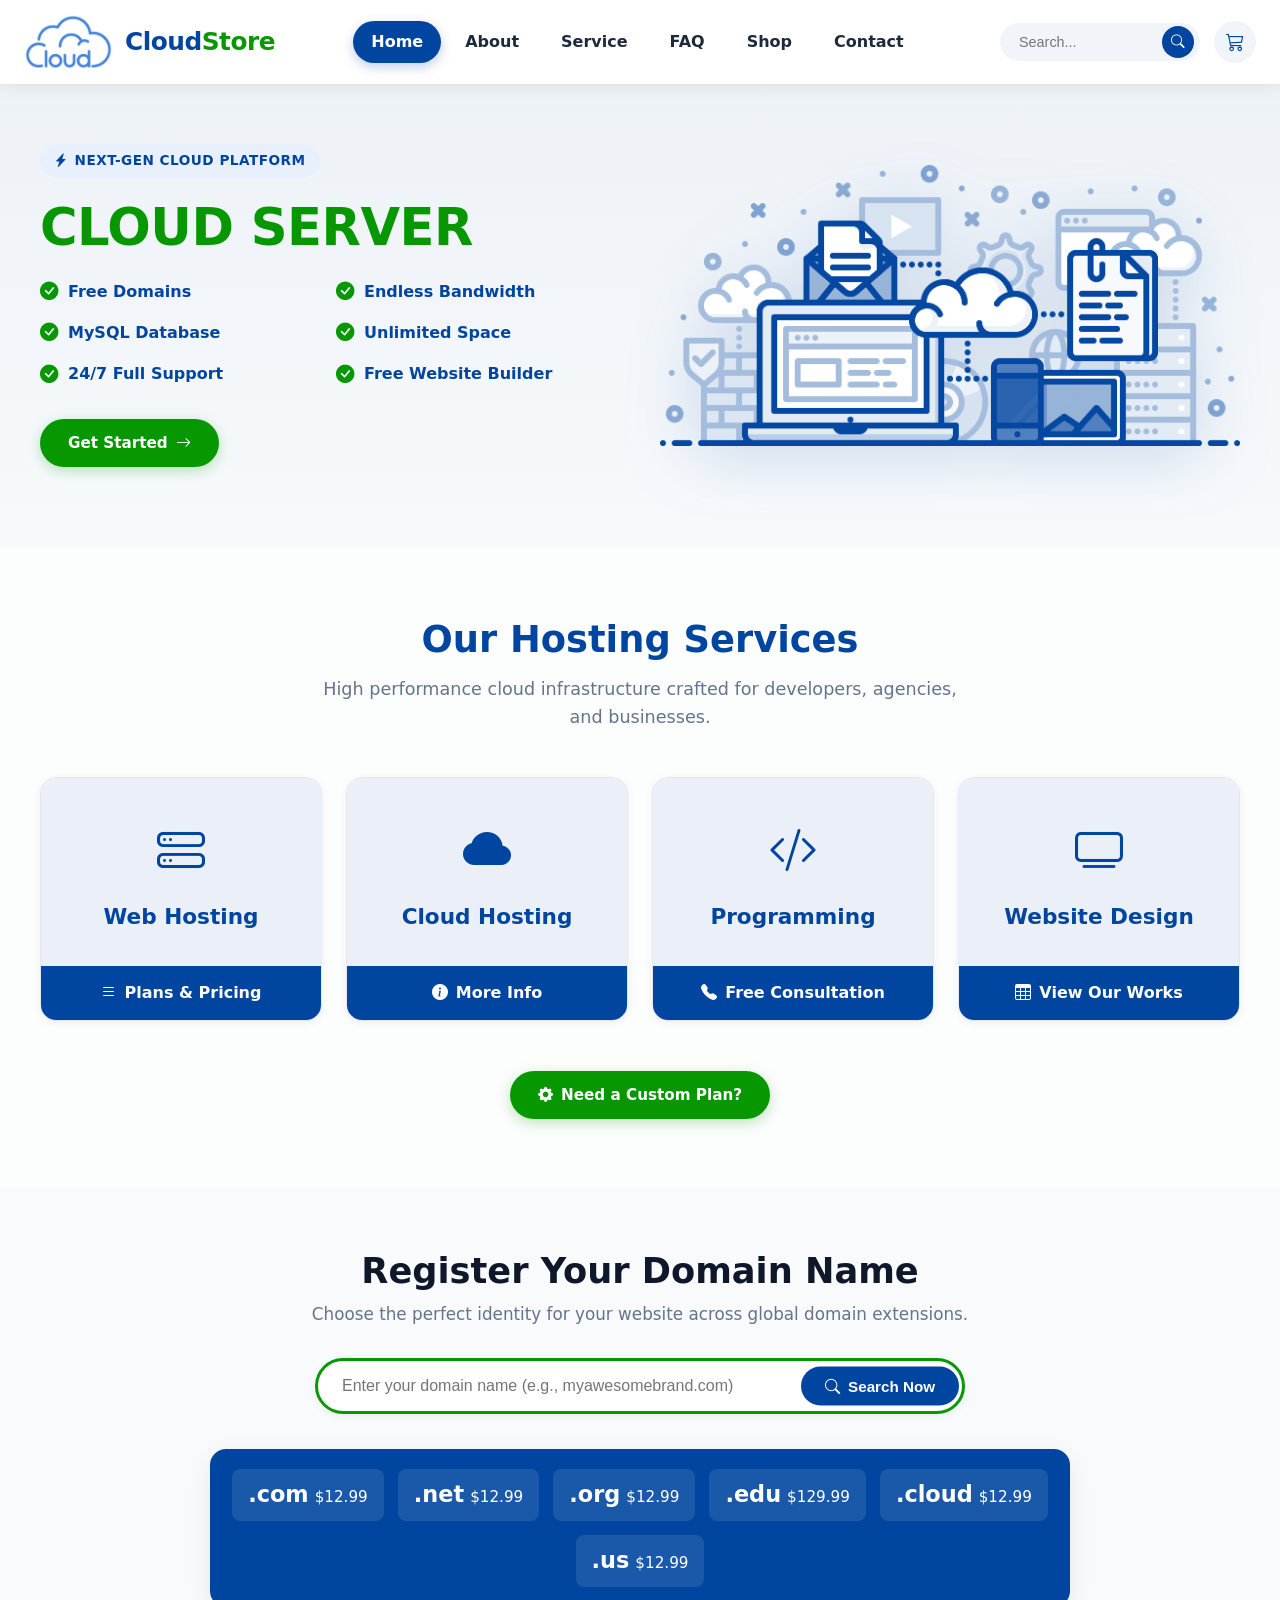
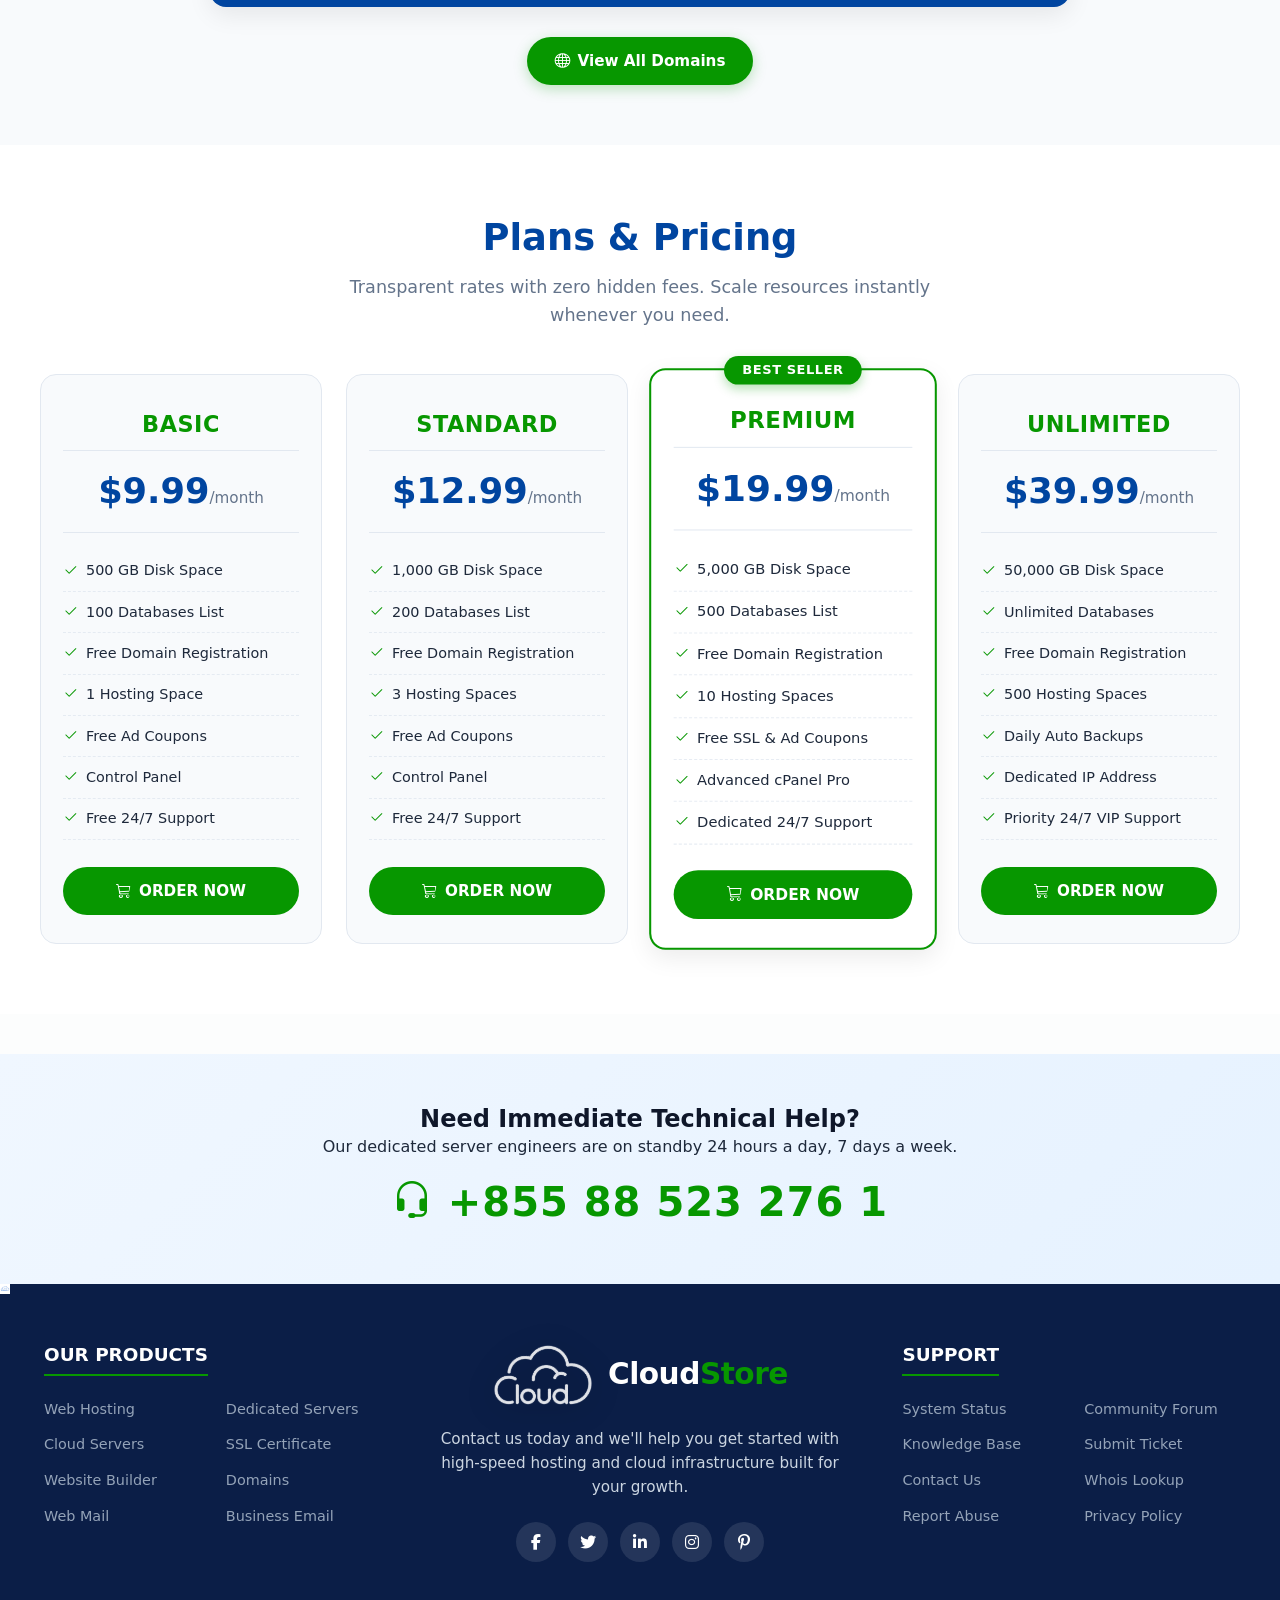
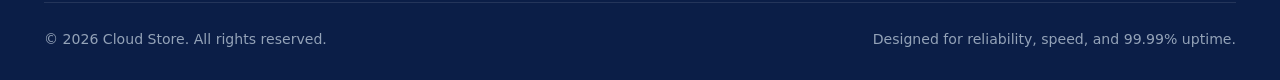
<file: index.html>
<!doctype html>
<html lang="en">
  <head>
    <meta charset="UTF-8" />
    <meta name="viewport" content="width=device-width, initial-scale=1.0" />
    <title>Cloud Store - Premium Cloud & Web Hosting Solutions</title>

    <!-- Icons & Fonts -->
    <link
      rel="stylesheet"
      href="https://cdn.jsdelivr.net/npm/bootstrap-icons@1.11.3/font/bootstrap-icons.min.css"
    />
    <link
      rel="stylesheet"
      href="https://cdnjs.cloudflare.com/ajax/libs/font-awesome/6.5.1/css/all.min.css"
    />

    <!-- Stylesheets -->
    <link rel="stylesheet" href="assets/css/style.css" />
    <link rel="icon" href="assets/images/image.png" type="image/x-icon" />
  </head>

  <body>
    <!-- Header & Navigation -->
    <header class="site-header">
      <div class="navbar-container">
        <a class="navbar-brand" href="index.html">
          <img src="assets/images/logo.png" alt="Cloud Store Logo" />
          <span class="brand-text"
            >Cloud<span class="brand-accent">Store</span></span
          >
        </a>

        <ul class="navbar-menu">
          <li class="nav-item">
            <a class="nav-link active" href="index.html">Home</a>
          </li>
          <li class="nav-item">
            <a class="nav-link" href="about.html">About</a>
          </li>
          <li class="nav-item">
            <a class="nav-link" href="service.html">Service</a>
          </li>
          <li class="nav-item">
            <a class="nav-link" href="faq.html">FAQ</a>
          </li>
          <li class="nav-item">
            <a class="nav-link" href="shop.html">Shop</a>
          </li>
          <li class="nav-item">
            <a class="nav-link" href="contact.html">Contact</a>
          </li>
        </ul>

        <div class="navbar-actions">
          <form class="nav-search-form" action="shop.html" method="get">
            <input
              class="nav-search-input"
              type="search"
              name="search"
              placeholder="Search..."
              aria-label="Search"
            />
            <button
              class="nav-search-btn"
              type="submit"
              aria-label="Submit search"
            >
              <i class="bi bi-search"></i>
            </button>
          </form>

          <a href="shop.html?view=cart" class="nav-cart-btn" title="View Cart">
            <i class="bi bi-cart3"></i>
            <span class="nav-cart-badge">0</span>
          </a>

          <button
            class="mobile-nav-toggle"
            id="mobileNavToggle"
            aria-label="Toggle navigation"
          >
            <i class="bi bi-list"></i>
          </button>
        </div>
      </div>
    </header>

    <!-- Mobile Navigation Drawer Backdrop -->
    <div class="mobile-drawer-backdrop" id="drawerBackdrop"></div>

    <!-- Mobile Navigation Drawer -->
    <aside
      class="mobile-drawer"
      id="mobileDrawer"
      aria-label="Mobile Navigation"
      aria-hidden="true"
    >
      <div class="mobile-drawer-header">
        <a class="drawer-brand" href="index.html">
          <img src="assets/images/logo.png" alt="Cloud Store Logo" />
          <span class="brand-text"
            >Cloud<span class="brand-accent">Store</span></span
          >
        </a>
        <button
          class="drawer-close-btn"
          id="drawerCloseBtn"
          aria-label="Close navigation"
        >
          <i class="bi bi-x-lg"></i>
        </button>
      </div>

      <div class="mobile-drawer-search">
        <form action="shop.html" method="get">
          <div class="drawer-search-wrapper">
            <input
              type="search"
              name="search"
              placeholder="Search servers, plans..."
              aria-label="Search"
            />
            <button type="submit" aria-label="Submit search">
              <i class="bi bi-search"></i>
            </button>
          </div>
        </form>
      </div>

      <nav class="mobile-drawer-nav">
        <ul>
          <li>
            <a href="index.html" class="drawer-nav-link active">
              <i class="bi bi-house-door-fill"></i>
              <span>Home</span>
            </a>
          </li>
          <li>
            <a href="about.html" class="drawer-nav-link">
              <i class="bi bi-info-circle-fill"></i>
              <span>About Us</span>
            </a>
          </li>
          <li>
            <a href="service.html" class="drawer-nav-link">
              <i class="bi bi-hdd-network-fill"></i>
              <span>Services</span>
            </a>
          </li>
          <li>
            <a href="faq.html" class="drawer-nav-link">
              <i class="bi bi-question-circle-fill"></i>
              <span>FAQ</span>
            </a>
          </li>
          <li>
            <a href="shop.html" class="drawer-nav-link">
              <i class="bi bi-bag-check-fill"></i>
              <span>Shop &amp; Hosting</span>
            </a>
          </li>
          <li>
            <a href="contact.html" class="drawer-nav-link">
              <i class="bi bi-envelope-fill"></i>
              <span>Contact</span>
            </a>
          </li>
        </ul>
      </nav>

      <div class="mobile-drawer-footer">
        <a href="shop.html?view=cart" class="drawer-cart-action">
          <div class="drawer-cart-label">
            <i class="bi bi-cart3"></i>
            <span>Shopping Cart</span>
          </div>
          <span class="drawer-cart-count">0 items</span>
        </a>
        <div class="drawer-support-badge">
          <i class="bi bi-headset"></i>
          <div>
            <small>24/7 Priority Support</small>
            <strong>+855 88 523 276 1</strong>
          </div>
        </div>
      </div>
    </aside>

    <main>
      <!-- Hero Section -->
      <section class="hero-section">
        <div class="hero-container">
          <div class="hero-text">
            <span class="hero-badge"
              ><i class="bi bi-lightning-charge-fill"></i> Next-Gen Cloud
              Platform</span
            >
            <h1>CLOUD SERVER</h1>
            <ul class="hero-features-list">
              <li><i class="bi bi-check-circle-fill"></i> Free Domains</li>
              <li><i class="bi bi-check-circle-fill"></i> Endless Bandwidth</li>
              <li><i class="bi bi-check-circle-fill"></i> MySQL Database</li>
              <li><i class="bi bi-check-circle-fill"></i> Unlimited Space</li>
              <li><i class="bi bi-check-circle-fill"></i> 24/7 Full Support</li>
              <li>
                <i class="bi bi-check-circle-fill"></i> Free Website Builder
              </li>
            </ul>
            <a href="shop.html" class="btn-custom btn-secondary-custom">
              Get Started <i class="bi bi-arrow-right"></i>
            </a>
          </div>
          <div class="hero-image-wrapper">
            <img
              src="assets/images/imageslide.png"
              alt="Cloud Server Infrastructure Illustration"
            />
          </div>
        </div>
      </section>

      <!-- Services Section -->
      <section class="py-5" style="padding: 70px 0">
        <div class="section-header">
          <h2>Our Hosting Services</h2>
          <p>
            High performance cloud infrastructure crafted for developers,
            agencies, and businesses.
          </p>
        </div>

        <div class="service-cards-grid">
          <!-- Service 1 -->
          <div class="service-card">
            <div class="service-card-body">
              <div class="service-card-icon">
                <i class="bi bi-hdd-stack"></i>
              </div>
              <h3 class="service-card-title">Web Hosting</h3>
            </div>
            <a href="shop.html" class="service-card-btn">
              <i class="bi bi-list"></i> Plans & Pricing
            </a>
          </div>

          <!-- Service 2 -->
          <div class="service-card">
            <div class="service-card-body">
              <div class="service-card-icon">
                <i class="bi bi-cloud-fill"></i>
              </div>
              <h3 class="service-card-title">Cloud Hosting</h3>
            </div>
            <a href="service.html" class="service-card-btn">
              <i class="bi bi-info-circle-fill"></i> More Info
            </a>
          </div>

          <!-- Service 3 -->
          <div class="service-card">
            <div class="service-card-body">
              <div class="service-card-icon">
                <i class="bi bi-code-slash"></i>
              </div>
              <h3 class="service-card-title">Programming</h3>
            </div>
            <a href="contact.html" class="service-card-btn">
              <i class="bi bi-telephone-fill"></i> Free Consultation
            </a>
          </div>

          <!-- Service 4 -->
          <div class="service-card">
            <div class="service-card-body">
              <div class="service-card-icon">
                <i class="bi bi-tv"></i>
              </div>
              <h3 class="service-card-title">Website Design</h3>
            </div>
            <a href="about.html" class="service-card-btn">
              <i class="bi bi-table"></i> View Our Works
            </a>
          </div>
        </div>

        <div style="text-align: center; margin-top: 20px">
          <a href="contact.html" class="btn-custom btn-secondary-custom">
            <i class="bi bi-gear-fill"></i> Need a Custom Plan?
          </a>
        </div>
      </section>

      <!-- Domain Registration Section -->
      <section class="domain-section">
        <div class="domain-container">
          <h2>Register Your Domain Name</h2>
          <p>
            Choose the perfect identity for your website across global domain
            extensions.
          </p>

          <div class="domain-search-box">
            <input
              type="text"
              placeholder="Enter your domain name (e.g., myawesomebrand.com)"
              id="domainInput"
              class="domain-search-input"
            />
            <button
              type="button"
              class="domain-search-btn"
              onclick="searchDomain()"
            >
              <i class="bi bi-search"></i> Search Now
            </button>
          </div>

          <div class="domain-badge-list">
            <div class="domain-badge-item"><span>.com</span> $12.99</div>
            <div class="domain-badge-item"><span>.net</span> $12.99</div>
            <div class="domain-badge-item"><span>.org</span> $12.99</div>
            <div class="domain-badge-item"><span>.edu</span> $129.99</div>
            <div class="domain-badge-item"><span>.cloud</span> $12.99</div>
            <div class="domain-badge-item"><span>.us</span> $12.99</div>
          </div>

          <a href="shop.html" class="btn-custom btn-secondary-custom">
            <i class="bi bi-globe"></i> View All Domains
          </a>
        </div>
      </section>

      <!-- Plan & Pricing Section -->
      <section class="pricing-section">
        <div class="section-header">
          <h2>Plans &amp; Pricing</h2>
          <p>
            Transparent rates with zero hidden fees. Scale resources instantly
            whenever you need.
          </p>
        </div>

        <div class="pricing-cards-wrapper">
          <!-- Basic Plan -->
          <div class="pricing-card">
            <h3>Basic</h3>
            <div class="price">$9.99<span>/month</span></div>
            <ul class="pricing-features-list">
              <li><i class="bi bi-check2"></i> 500 GB Disk Space</li>
              <li><i class="bi bi-check2"></i> 100 Databases List</li>
              <li><i class="bi bi-check2"></i> Free Domain Registration</li>
              <li><i class="bi bi-check2"></i> 1 Hosting Space</li>
              <li><i class="bi bi-check2"></i> Free Ad Coupons</li>
              <li><i class="bi bi-check2"></i> Control Panel</li>
              <li><i class="bi bi-check2"></i> Free 24/7 Support</li>
            </ul>
            <a href="shop.html" class="pricing-order-btn">
              <i class="bi bi-cart3"></i> Order Now
            </a>
          </div>

          <!-- Standard Plan -->
          <div class="pricing-card">
            <h3>Standard</h3>
            <div class="price">$12.99<span>/month</span></div>
            <ul class="pricing-features-list">
              <li><i class="bi bi-check2"></i> 1,000 GB Disk Space</li>
              <li><i class="bi bi-check2"></i> 200 Databases List</li>
              <li><i class="bi bi-check2"></i> Free Domain Registration</li>
              <li><i class="bi bi-check2"></i> 3 Hosting Spaces</li>
              <li><i class="bi bi-check2"></i> Free Ad Coupons</li>
              <li><i class="bi bi-check2"></i> Control Panel</li>
              <li><i class="bi bi-check2"></i> Free 24/7 Support</li>
            </ul>
            <a href="shop.html" class="pricing-order-btn">
              <i class="bi bi-cart3"></i> Order Now
            </a>
          </div>

          <!-- Premium Plan (Best Seller) -->
          <div class="pricing-card featured">
            <span class="featured-badge">Best Seller</span>
            <h3>Premium</h3>
            <div class="price">$19.99<span>/month</span></div>
            <ul class="pricing-features-list">
              <li><i class="bi bi-check2"></i> 5,000 GB Disk Space</li>
              <li><i class="bi bi-check2"></i> 500 Databases List</li>
              <li><i class="bi bi-check2"></i> Free Domain Registration</li>
              <li><i class="bi bi-check2"></i> 10 Hosting Spaces</li>
              <li><i class="bi bi-check2"></i> Free SSL &amp; Ad Coupons</li>
              <li><i class="bi bi-check2"></i> Advanced cPanel Pro</li>
              <li><i class="bi bi-check2"></i> Dedicated 24/7 Support</li>
            </ul>
            <a href="shop.html" class="pricing-order-btn">
              <i class="bi bi-cart3"></i> Order Now
            </a>
          </div>

          <!-- Unlimited Plan -->
          <div class="pricing-card">
            <h3>Unlimited</h3>
            <div class="price">$39.99<span>/month</span></div>
            <ul class="pricing-features-list">
              <li><i class="bi bi-check2"></i> 50,000 GB Disk Space</li>
              <li><i class="bi bi-check2"></i> Unlimited Databases</li>
              <li><i class="bi bi-check2"></i> Free Domain Registration</li>
              <li><i class="bi bi-check2"></i> 500 Hosting Spaces</li>
              <li><i class="bi bi-check2"></i> Daily Auto Backups</li>
              <li><i class="bi bi-check2"></i> Dedicated IP Address</li>
              <li><i class="bi bi-check2"></i> Priority 24/7 VIP Support</li>
            </ul>
            <a href="shop.html" class="pricing-order-btn">
              <i class="bi bi-cart3"></i> Order Now
            </a>
          </div>
        </div>
      </section>

      <!-- Hotline Support Banner -->
      <section class="hotline-banner">
        <h2>Need Immediate Technical Help?</h2>
        <p>
          Our dedicated server engineers are on standby 24 hours a day, 7 days a
          week.
        </p>
        <div class="hotline-number">
          <i class="bi bi-headset"></i> +855 88 523 276 1
        </div>
      </section>
    </main>

    <!-- Site Footer -->
    <footer class="site-footer">
      <img
        class="footer-top-wave"
        src="assets/images/image.png"
        alt="Footer wave decoration"
      />
      <div class="footer-content">
        <div class="footer-grid">
          <!-- Products -->
          <div class="footer-col">
            <h4>OUR PRODUCTS</h4>
            <div class="footer-links-duo">
              <ul>
                <li><a href="service.html">Web Hosting</a></li>
                <li><a href="service.html">Cloud Servers</a></li>
                <li><a href="service.html">Website Builder</a></li>
                <li><a href="service.html">Web Mail</a></li>
              </ul>
              <ul>
                <li><a href="shop.html">Dedicated Servers</a></li>
                <li><a href="shop.html">SSL Certificate</a></li>
                <li><a href="shop.html">Domains</a></li>
                <li><a href="shop.html">Business Email</a></li>
              </ul>
            </div>
          </div>

          <!-- Center: Brand Info & Social -->
          <div class="footer-col footer-center-col">
            <a href="index.html" class="footer-brand-logo">
              <img src="assets/images/logo-white.png" alt="Cloud Store Logo" />
              <span class="footer-brand-text"
                >Cloud<span class="brand-accent">Store</span></span
              >
            </a>
            <p>
              Contact us today and we'll help you get started with high-speed
              hosting and cloud infrastructure built for your growth.
            </p>
            <div class="footer-social-icons">
              <a
                href="https://facebook.com"
                target="_blank"
                rel="noopener"
                aria-label="Facebook"
                ><i class="fab fa-facebook-f"></i
              ></a>
              <a
                href="https://twitter.com"
                target="_blank"
                rel="noopener"
                aria-label="Twitter"
                ><i class="fab fa-twitter"></i
              ></a>
              <a
                href="https://linkedin.com"
                target="_blank"
                rel="noopener"
                aria-label="LinkedIn"
                ><i class="fab fa-linkedin-in"></i
              ></a>
              <a
                href="https://instagram.com"
                target="_blank"
                rel="noopener"
                aria-label="Instagram"
                ><i class="fab fa-instagram"></i
              ></a>
              <a
                href="https://pinterest.com"
                target="_blank"
                rel="noopener"
                aria-label="Pinterest"
                ><i class="fab fa-pinterest-p"></i
              ></a>
            </div>
          </div>

          <!-- Support -->
          <div class="footer-col">
            <h4>SUPPORT</h4>
            <div class="footer-links-duo">
              <ul>
                <li><a href="faq.html">System Status</a></li>
                <li><a href="faq.html">Knowledge Base</a></li>
                <li><a href="contact.html">Contact Us</a></li>
                <li><a href="contact.html">Report Abuse</a></li>
              </ul>
              <ul>
                <li><a href="faq.html">Community Forum</a></li>
                <li><a href="contact.html">Submit Ticket</a></li>
                <li><a href="faq.html">Whois Lookup</a></li>
                <li><a href="faq.html">Privacy Policy</a></li>
              </ul>
            </div>
          </div>
        </div>

        <div class="footer-bottom-bar">
          <p>&copy; 2026 Cloud Store. All rights reserved.</p>
          <p>Designed for reliability, speed, and 99.99% uptime.</p>
        </div>
      </div>
    </footer>

    <!-- JavaScript Files -->
    <script src="assets/js/main.js"></script>
  </body>
</html>
</file>
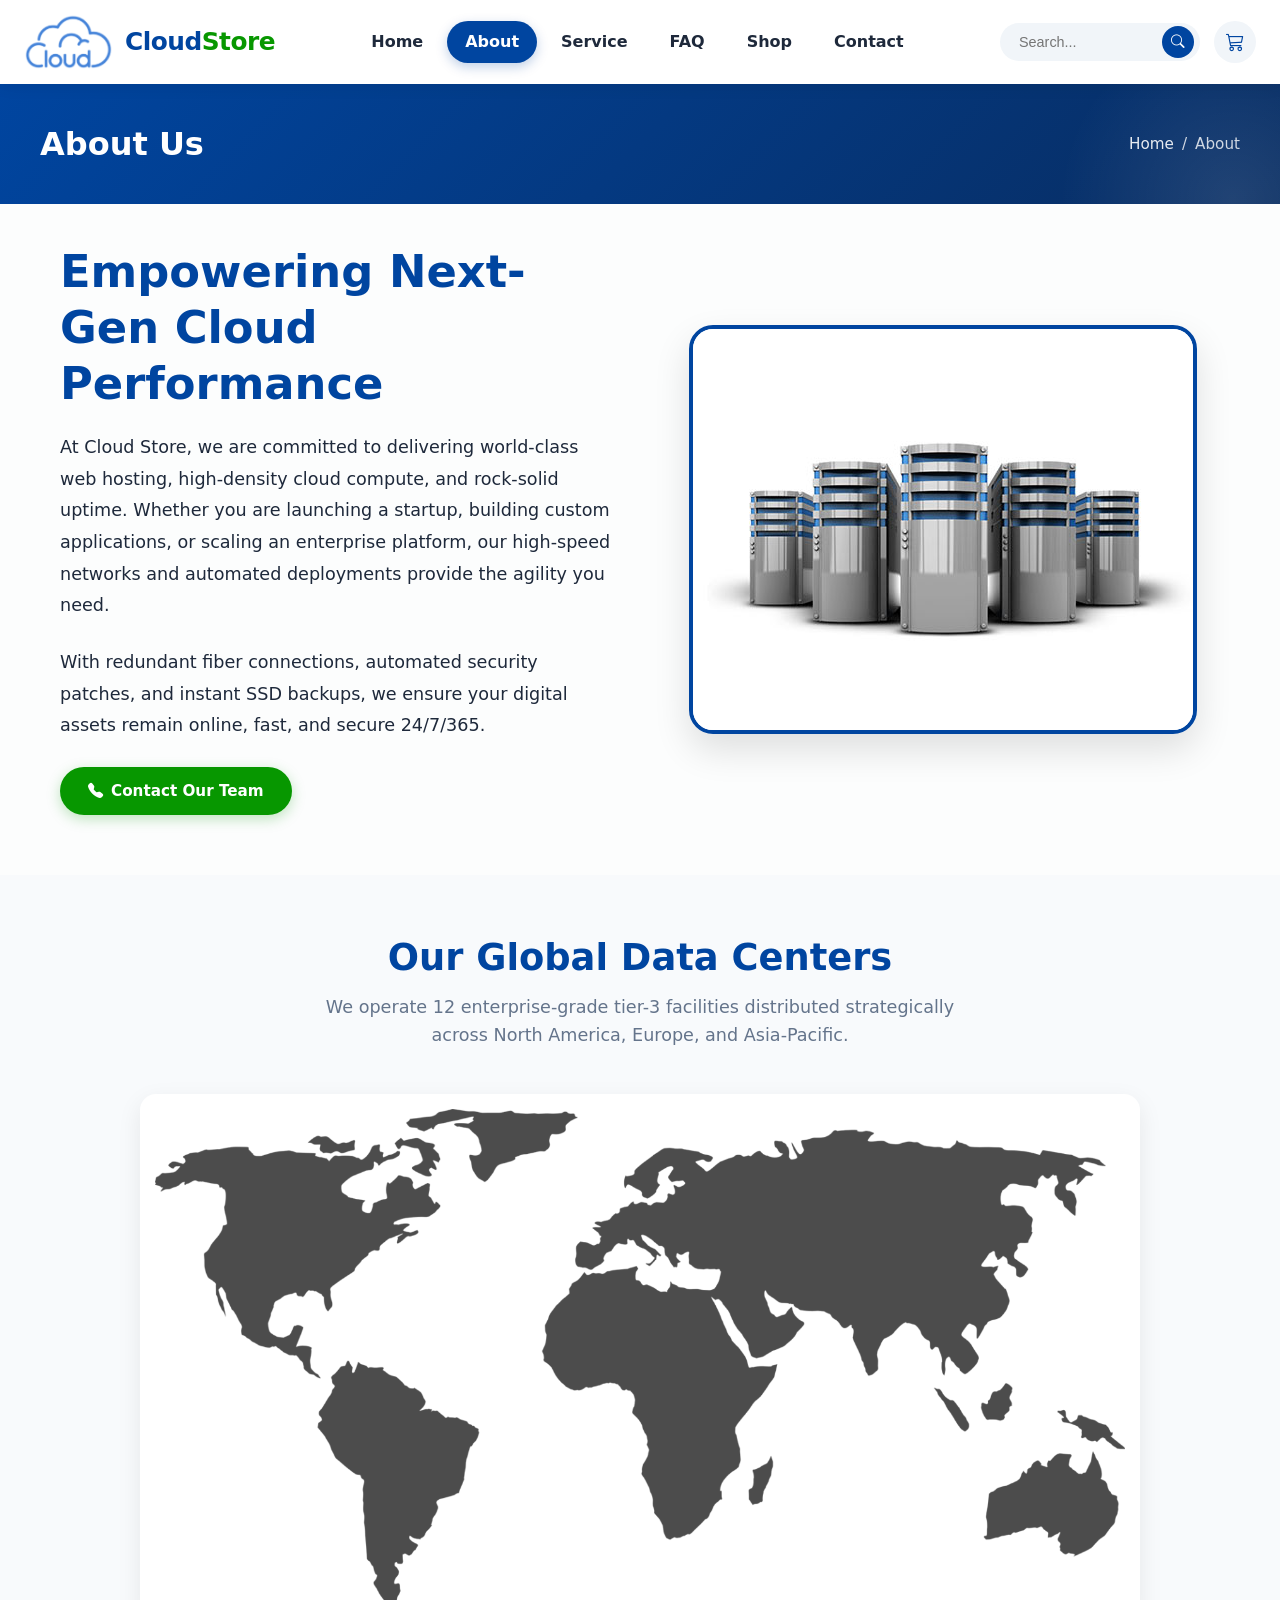
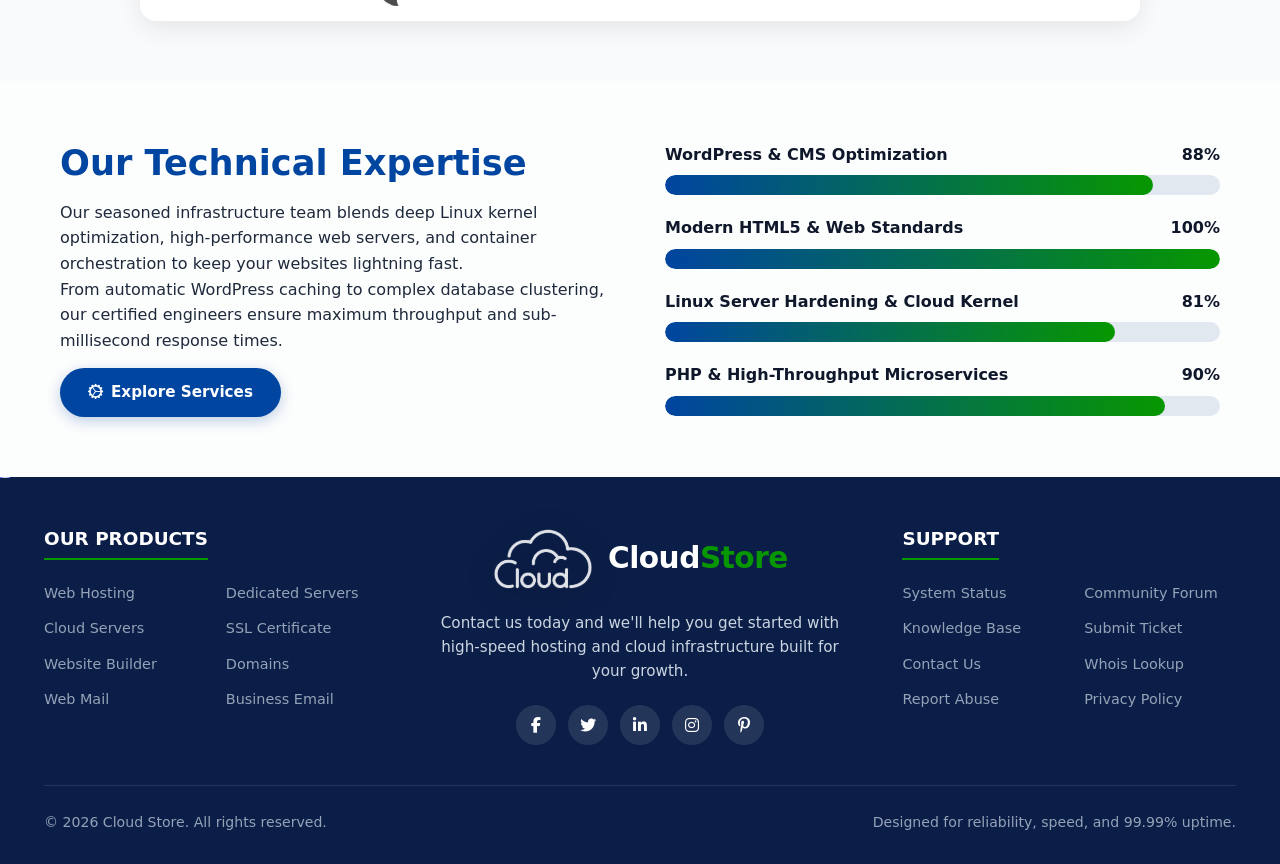
<file: about.html>
<!doctype html>
<html lang="en">
  <head>
    <meta charset="UTF-8" />
    <meta name="viewport" content="width=device-width, initial-scale=1.0" />
    <title>About Us - Cloud Store</title>

    <!-- Icons & Fonts -->
    <link
      rel="stylesheet"
      href="https://cdn.jsdelivr.net/npm/bootstrap-icons@1.11.3/font/bootstrap-icons.min.css"
    />
    <link
      rel="stylesheet"
      href="https://cdnjs.cloudflare.com/ajax/libs/font-awesome/6.5.1/css/all.min.css"
    />

    <!-- Stylesheets -->
    <link rel="stylesheet" href="assets/css/style.css" />
    <link rel="icon" href="assets/images/image.png" type="image/x-icon" />
  </head>

  <body>
    <!-- Header & Navigation -->
    <header class="site-header">
      <div class="navbar-container">
        <a class="navbar-brand" href="index.html">
          <img src="assets/images/logo.png" alt="Cloud Store Logo" />
          <span class="brand-text"
            >Cloud<span class="brand-accent">Store</span></span
          >
        </a>

        <ul class="navbar-menu">
          <li class="nav-item">
            <a class="nav-link" href="index.html">Home</a>
          </li>
          <li class="nav-item">
            <a class="nav-link active" href="about.html">About</a>
          </li>
          <li class="nav-item">
            <a class="nav-link" href="service.html">Service</a>
          </li>
          <li class="nav-item">
            <a class="nav-link" href="faq.html">FAQ</a>
          </li>
          <li class="nav-item">
            <a class="nav-link" href="shop.html">Shop</a>
          </li>
          <li class="nav-item">
            <a class="nav-link" href="contact.html">Contact</a>
          </li>
        </ul>

        <div class="navbar-actions">
          <form class="nav-search-form" action="shop.html" method="get">
            <input
              class="nav-search-input"
              type="search"
              name="search"
              placeholder="Search..."
              aria-label="Search"
            />
            <button
              class="nav-search-btn"
              type="submit"
              aria-label="Submit search"
            >
              <i class="bi bi-search"></i>
            </button>
          </form>

          <a href="shop.html?view=cart" class="nav-cart-btn" title="View Cart">
            <i class="bi bi-cart3"></i>
            <span class="nav-cart-badge">0</span>
          </a>

          <button class="mobile-nav-toggle" id="mobileNavToggle" aria-label="Toggle navigation">
            <i class="bi bi-list"></i>
          </button>
        </div>
      </div>
    </header>

    <!-- Mobile Navigation Drawer Backdrop -->
    <div class="mobile-drawer-backdrop" id="drawerBackdrop"></div>

    <!-- Mobile Navigation Drawer -->
    <aside class="mobile-drawer" id="mobileDrawer" aria-label="Mobile Navigation" aria-hidden="true">
      <div class="mobile-drawer-header">
        <a class="drawer-brand" href="index.html">
          <img src="assets/images/logo.png" alt="Cloud Store Logo" />
          <span class="brand-text">Cloud<span class="brand-accent">Store</span></span>
        </a>
        <button class="drawer-close-btn" id="drawerCloseBtn" aria-label="Close navigation">
          <i class="bi bi-x-lg"></i>
        </button>
      </div>

      <div class="mobile-drawer-search">
        <form action="shop.html" method="get">
          <div class="drawer-search-wrapper">
            <input type="search" name="search" placeholder="Search servers, plans..." aria-label="Search" />
            <button type="submit" aria-label="Submit search"><i class="bi bi-search"></i></button>
          </div>
        </form>
      </div>

      <nav class="mobile-drawer-nav">
        <ul>
          <li>
            <a href="index.html" class="drawer-nav-link">
              <i class="bi bi-house-door-fill"></i>
              <span>Home</span>
            </a>
          </li>
          <li>
            <a href="about.html" class="drawer-nav-link active">
              <i class="bi bi-info-circle-fill"></i>
              <span>About Us</span>
            </a>
          </li>
          <li>
            <a href="service.html" class="drawer-nav-link">
              <i class="bi bi-hdd-network-fill"></i>
              <span>Services</span>
            </a>
          </li>
          <li>
            <a href="faq.html" class="drawer-nav-link">
              <i class="bi bi-question-circle-fill"></i>
              <span>FAQ</span>
            </a>
          </li>
          <li>
            <a href="shop.html" class="drawer-nav-link">
              <i class="bi bi-bag-check-fill"></i>
              <span>Shop &amp; Hosting</span>
            </a>
          </li>
          <li>
            <a href="contact.html" class="drawer-nav-link">
              <i class="bi bi-envelope-fill"></i>
              <span>Contact</span>
            </a>
          </li>
        </ul>
      </nav>

      <div class="mobile-drawer-footer">
        <a href="shop.html?view=cart" class="drawer-cart-action">
          <div class="drawer-cart-label">
            <i class="bi bi-cart3"></i>
            <span>Shopping Cart</span>
          </div>
          <span class="drawer-cart-count">0 items</span>
        </a>
        <div class="drawer-support-badge">
          <i class="bi bi-headset"></i>
          <div>
            <small>24/7 Priority Support</small>
            <strong>+855 87 131 90 53</strong>
          </div>
        </div>
      </div>
    </aside>

    <main>
      <!-- Page Banner -->
      <div class="page-banner">
        <div class="page-banner-container">
          <h1>About Us</h1>
          <div class="page-breadcrumb">
            <a href="index.html">Home</a>
            <span>/</span>
            <span>About</span>
          </div>
        </div>
      </div>

      <!-- About Intro Section -->
      <section class="about-hero">
        <div class="about-hero-text">
          <h2>Empowering Next-Gen Cloud Performance</h2>
          <p>
            At Cloud Store, we are committed to delivering world-class web
            hosting, high-density cloud compute, and rock-solid uptime. Whether
            you are launching a startup, building custom applications, or
            scaling an enterprise platform, our high-speed networks and
            automated deployments provide the agility you need.
          </p>
          <p>
            With redundant fiber connections, automated security patches, and
            instant SSD backups, we ensure your digital assets remain online,
            fast, and secure 24/7/365.
          </p>
          <a href="contact.html" class="btn-custom btn-secondary-custom">
            <i class="bi bi-telephone-fill"></i> Contact Our Team
          </a>
        </div>
        <div class="about-hero-image">
          <img
            src="assets/images/imageserver.png"
            alt="Server rack architecture"
          />
        </div>
      </section>

      <!-- Global Data Centers Section -->
      <section class="datacenter-section">
        <div class="section-header">
          <h2>Our Global Data Centers</h2>
          <p>
            We operate 12 enterprise-grade tier-3 facilities distributed
            strategically across North America, Europe, and Asia-Pacific.
          </p>
        </div>
        <div class="map-container">
          <img
            src="assets/images/map.png"
            alt="World Map of Cloud Store Data Centers"
            style="width: 100%; border-radius: var(--radius-sm)"
          />
        </div>
      </section>

      <!-- Skills & Engineering Section -->
      <section class="skills-section">
        <div class="skills-text">
          <h2>Our Technical Expertise</h2>
          <p>
            Our seasoned infrastructure team blends deep Linux kernel
            optimization, high-performance web servers, and container
            orchestration to keep your websites lightning fast.
          </p>
          <p>
            From automatic WordPress caching to complex database clustering, our
            certified engineers ensure maximum throughput and sub-millisecond
            response times.
          </p>
          <a
            href="service.html"
            class="btn-custom btn-primary-custom"
            style="margin-top: 15px"
          >
            <i class="bi bi-gear-wide-connected"></i> Explore Services
          </a>
        </div>

        <div class="skills-bars">
          <!-- WordPress -->
          <div class="skill-item">
            <div class="skill-info">
              <span>WordPress &amp; CMS Optimization</span>
              <span>88%</span>
            </div>
            <div class="skill-progress-track">
              <div
                class="skill-progress-bar"
                data-percent="88"
                style="width: 0%"
              ></div>
            </div>
          </div>

          <!-- HTML / Frontend -->
          <div class="skill-item">
            <div class="skill-info">
              <span>Modern HTML5 &amp; Web Standards</span>
              <span>100%</span>
            </div>
            <div class="skill-progress-track">
              <div
                class="skill-progress-bar"
                data-percent="100"
                style="width: 0%"
              ></div>
            </div>
          </div>

          <!-- Linux -->
          <div class="skill-item">
            <div class="skill-info">
              <span>Linux Server Hardening &amp; Cloud Kernel</span>
              <span>81%</span>
            </div>
            <div class="skill-progress-track">
              <div
                class="skill-progress-bar"
                data-percent="81"
                style="width: 0%"
              ></div>
            </div>
          </div>

          <!-- PHP / Backend -->
          <div class="skill-item">
            <div class="skill-info">
              <span>PHP &amp; High-Throughput Microservices</span>
              <span>90%</span>
            </div>
            <div class="skill-progress-track">
              <div
                class="skill-progress-bar"
                data-percent="90"
                style="width: 0%"
              ></div>
            </div>
          </div>
        </div>
      </section>
    </main>

    <!-- Site Footer -->
    <footer class="site-footer">
      <img
        class="footer-top-wave"
        src="assets/images/footers.png"
        alt="Footer wave decoration"
      />
      <div class="footer-content">
        <div class="footer-grid">
          <!-- Products -->
          <div class="footer-col">
            <h4>OUR PRODUCTS</h4>
            <div class="footer-links-duo">
              <ul>
                <li><a href="service.html">Web Hosting</a></li>
                <li><a href="service.html">Cloud Servers</a></li>
                <li><a href="service.html">Website Builder</a></li>
                <li><a href="service.html">Web Mail</a></li>
              </ul>
              <ul>
                <li><a href="shop.html">Dedicated Servers</a></li>
                <li><a href="shop.html">SSL Certificate</a></li>
                <li><a href="shop.html">Domains</a></li>
                <li><a href="shop.html">Business Email</a></li>
              </ul>
            </div>
          </div>

          <!-- Center: Brand Info & Social -->
          <div class="footer-col footer-center-col">
            <a href="index.html" class="footer-brand-logo">
              <img src="assets/images/logo-white.png" alt="Cloud Store Logo" />
              <span class="footer-brand-text"
                >Cloud<span class="brand-accent">Store</span></span
              >
            </a>
            <p>
              Contact us today and we'll help you get started with high-speed
              hosting and cloud infrastructure built for your growth.
            </p>
            <div class="footer-social-icons">
              <a
                href="https://facebook.com"
                target="_blank"
                rel="noopener"
                aria-label="Facebook"
                ><i class="fab fa-facebook-f"></i
              ></a>
              <a
                href="https://twitter.com"
                target="_blank"
                rel="noopener"
                aria-label="Twitter"
                ><i class="fab fa-twitter"></i
              ></a>
              <a
                href="https://linkedin.com"
                target="_blank"
                rel="noopener"
                aria-label="LinkedIn"
                ><i class="fab fa-linkedin-in"></i
              ></a>
              <a
                href="https://instagram.com"
                target="_blank"
                rel="noopener"
                aria-label="Instagram"
                ><i class="fab fa-instagram"></i
              ></a>
              <a
                href="https://pinterest.com"
                target="_blank"
                rel="noopener"
                aria-label="Pinterest"
                ><i class="fab fa-pinterest-p"></i
              ></a>
            </div>
          </div>

          <!-- Support -->
          <div class="footer-col">
            <h4>SUPPORT</h4>
            <div class="footer-links-duo">
              <ul>
                <li><a href="faq.html">System Status</a></li>
                <li><a href="faq.html">Knowledge Base</a></li>
                <li><a href="contact.html">Contact Us</a></li>
                <li><a href="contact.html">Report Abuse</a></li>
              </ul>
              <ul>
                <li><a href="faq.html">Community Forum</a></li>
                <li><a href="contact.html">Submit Ticket</a></li>
                <li><a href="faq.html">Whois Lookup</a></li>
                <li><a href="faq.html">Privacy Policy</a></li>
              </ul>
            </div>
          </div>
        </div>

        <div class="footer-bottom-bar">
          <p>&copy; 2026 Cloud Store. All rights reserved.</p>
          <p>Designed for reliability, speed, and 99.99% uptime.</p>
        </div>
      </div>
    </footer>

    <!-- JavaScript Files -->
    <script src="assets/js/main.js"></script>
  </body>
</html>
</file>
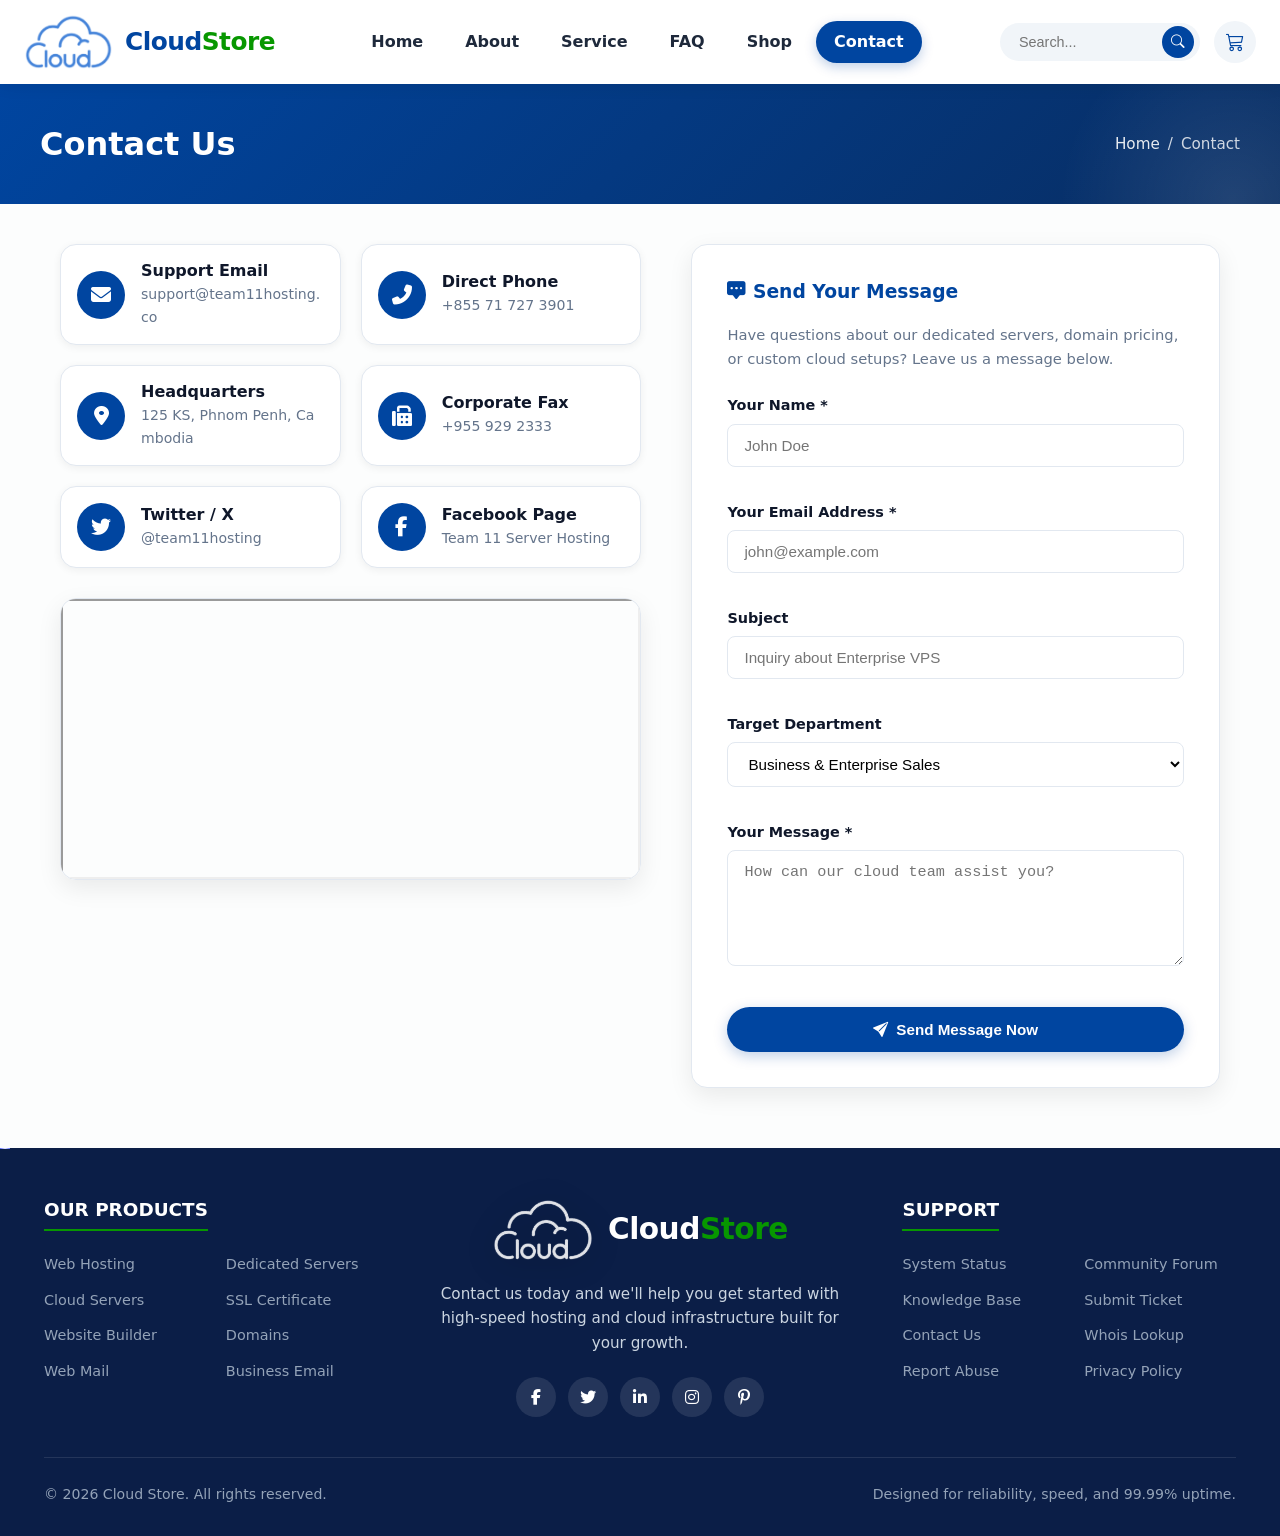
<file: contact.html>
<!doctype html>
<html lang="en">
  <head>
    <meta charset="UTF-8" />
    <meta name="viewport" content="width=device-width, initial-scale=1.0" />
    <title>Contact Us - Cloud Store</title>

    <!-- Icons & Fonts -->
    <link
      rel="stylesheet"
      href="https://cdn.jsdelivr.net/npm/bootstrap-icons@1.11.3/font/bootstrap-icons.min.css"
    />
    <link
      rel="stylesheet"
      href="https://cdnjs.cloudflare.com/ajax/libs/font-awesome/6.5.1/css/all.min.css"
    />

    <!-- Stylesheets -->
    <link rel="stylesheet" href="assets/css/style.css" />
    <link rel="icon" href="assets/images/image.png" type="image/x-icon" />
  </head>

  <body>
    <!-- Header & Navigation -->
    <header class="site-header">
      <div class="navbar-container">
        <a class="navbar-brand" href="index.html">
          <img src="assets/images/logo.png" alt="Cloud Store Logo" />
          <span class="brand-text"
            >Cloud<span class="brand-accent">Store</span></span
          >
        </a>

        <ul class="navbar-menu">
          <li class="nav-item">
            <a class="nav-link" href="index.html">Home</a>
          </li>
          <li class="nav-item">
            <a class="nav-link" href="about.html">About</a>
          </li>
          <li class="nav-item">
            <a class="nav-link" href="service.html">Service</a>
          </li>
          <li class="nav-item">
            <a class="nav-link" href="faq.html">FAQ</a>
          </li>
          <li class="nav-item">
            <a class="nav-link" href="shop.html">Shop</a>
          </li>
          <li class="nav-item">
            <a class="nav-link active" href="contact.html">Contact</a>
          </li>
        </ul>

        <div class="navbar-actions">
          <form class="nav-search-form" action="shop.html" method="get">
            <input
              class="nav-search-input"
              type="search"
              name="search"
              placeholder="Search..."
              aria-label="Search"
            />
            <button
              class="nav-search-btn"
              type="submit"
              aria-label="Submit search"
            >
              <i class="bi bi-search"></i>
            </button>
          </form>

          <a href="shop.html?view=cart" class="nav-cart-btn" title="View Cart">
            <i class="bi bi-cart3"></i>
            <span class="nav-cart-badge">0</span>
          </a>

          <button class="mobile-nav-toggle" id="mobileNavToggle" aria-label="Toggle navigation">
            <i class="bi bi-list"></i>
          </button>
        </div>
      </div>
    </header>

    <!-- Mobile Navigation Drawer Backdrop -->
    <div class="mobile-drawer-backdrop" id="drawerBackdrop"></div>

    <!-- Mobile Navigation Drawer -->
    <aside class="mobile-drawer" id="mobileDrawer" aria-label="Mobile Navigation" aria-hidden="true">
      <div class="mobile-drawer-header">
        <a class="drawer-brand" href="index.html">
          <img src="assets/images/logo.png" alt="Cloud Store Logo" />
          <span class="brand-text">Cloud<span class="brand-accent">Store</span></span>
        </a>
        <button class="drawer-close-btn" id="drawerCloseBtn" aria-label="Close navigation">
          <i class="bi bi-x-lg"></i>
        </button>
      </div>

      <div class="mobile-drawer-search">
        <form action="shop.html" method="get">
          <div class="drawer-search-wrapper">
            <input type="search" name="search" placeholder="Search servers, plans..." aria-label="Search" />
            <button type="submit" aria-label="Submit search"><i class="bi bi-search"></i></button>
          </div>
        </form>
      </div>

      <nav class="mobile-drawer-nav">
        <ul>
          <li>
            <a href="index.html" class="drawer-nav-link">
              <i class="bi bi-house-door-fill"></i>
              <span>Home</span>
            </a>
          </li>
          <li>
            <a href="about.html" class="drawer-nav-link">
              <i class="bi bi-info-circle-fill"></i>
              <span>About Us</span>
            </a>
          </li>
          <li>
            <a href="service.html" class="drawer-nav-link">
              <i class="bi bi-hdd-network-fill"></i>
              <span>Services</span>
            </a>
          </li>
          <li>
            <a href="faq.html" class="drawer-nav-link">
              <i class="bi bi-question-circle-fill"></i>
              <span>FAQ</span>
            </a>
          </li>
          <li>
            <a href="shop.html" class="drawer-nav-link">
              <i class="bi bi-bag-check-fill"></i>
              <span>Shop &amp; Hosting</span>
            </a>
          </li>
          <li>
            <a href="contact.html" class="drawer-nav-link active">
              <i class="bi bi-envelope-fill"></i>
              <span>Contact</span>
            </a>
          </li>
        </ul>
      </nav>

      <div class="mobile-drawer-footer">
        <a href="shop.html?view=cart" class="drawer-cart-action">
          <div class="drawer-cart-label">
            <i class="bi bi-cart3"></i>
            <span>Shopping Cart</span>
          </div>
          <span class="drawer-cart-count">0 items</span>
        </a>
        <div class="drawer-support-badge">
          <i class="bi bi-headset"></i>
          <div>
            <small>24/7 Priority Support</small>
            <strong>+855 87 131 90 53</strong>
          </div>
        </div>
      </div>
    </aside>

    <main>
      <!-- Page Banner -->
      <div class="page-banner">
        <div class="page-banner-container">
          <h1>Contact Us</h1>
          <div class="page-breadcrumb">
            <a href="index.html">Home</a>
            <span>/</span>
            <span>Contact</span>
          </div>
        </div>
      </div>

      <section class="contact-wrapper">
        <!-- Left Column: Contact Cards & Map -->
        <div class="contact-info-col">
          <div class="contact-info-grid">
            <!-- Support Email -->
            <div class="contact-card-item">
              <div class="contact-icon-bubble">
                <i class="fas fa-envelope"></i>
              </div>
              <div>
                <h4>Support Email</h4>
                <p>support@team11hosting.co</p>
              </div>
            </div>

            <!-- Hotline -->
            <div class="contact-card-item">
              <div class="contact-icon-bubble">
                <i class="fas fa-phone-alt"></i>
              </div>
              <div>
                <h4>Direct Phone</h4>
                <p>+855 71 727 3901</p>
              </div>
            </div>

            <!-- Office Address -->
            <div class="contact-card-item">
              <div class="contact-icon-bubble">
                <i class="fas fa-map-marker-alt"></i>
              </div>
              <div>
                <h4>Headquarters</h4>
                <p>125 KS, Phnom Penh, Cambodia</p>
              </div>
            </div>

            <!-- Fax -->
            <div class="contact-card-item">
              <div class="contact-icon-bubble">
                <i class="fas fa-fax"></i>
              </div>
              <div>
                <h4>Corporate Fax</h4>
                <p>+955 929 2333</p>
              </div>
            </div>

            <!-- Twitter -->
            <div class="contact-card-item">
              <div class="contact-icon-bubble">
                <i class="fab fa-twitter"></i>
              </div>
              <div>
                <h4>Twitter / X</h4>
                <p>@team11hosting</p>
              </div>
            </div>

            <!-- Facebook -->
            <div class="contact-card-item">
              <div class="contact-icon-bubble">
                <i class="fab fa-facebook-f"></i>
              </div>
              <div>
                <h4>Facebook Page</h4>
                <p>Team 11 Server Hosting</p>
              </div>
            </div>
          </div>

          <!-- Google Map Embed -->
          <div class="contact-map-wrapper">
            <iframe
              title="Cloud Store Location Map"
              src="https://www.google.com/maps/embed?pb=!1m18!1m12!1m3!1d3989644.992854657!2d104.81449114999999!3d12.565679700000001!2m3!1f0!2f0!3f0!3m2!1i1024!2i768!4f13.1!3m3!1m2!1s0x3109513b256b2e8d%3A0x73b27f93ae313b40!2sCambodia!5e0!3m2!1sen!2sus!4v1648569600000"
              allowfullscreen=""
              loading="lazy"
            ></iframe>
          </div>
        </div>

        <!-- Right Column: Message Form -->
        <div class="contact-form-col">
          <div class="contact-form-box">
            <h3>
              <i class="bi bi-chat-square-dots-fill"></i> Send Your Message
            </h3>
            <p
              style="
                color: var(--gray-text);
                font-size: 0.92rem;
                margin-bottom: 24px;
              "
            >
              Have questions about our dedicated servers, domain pricing, or
              custom cloud setups? Leave us a message below.
            </p>

            <form id="contactForm">
              <div class="form-group-item">
                <label for="name">Your Name <span>*</span></label>
                <input
                  class="form-control-custom"
                  type="text"
                  id="name"
                  name="name"
                  placeholder="John Doe"
                  required
                />
              </div>

              <div class="form-group-item">
                <label for="email">Your Email Address <span>*</span></label>
                <input
                  class="form-control-custom"
                  type="email"
                  id="email"
                  name="email"
                  placeholder="john@example.com"
                  required
                />
              </div>

              <div class="form-group-item">
                <label for="subject">Subject</label>
                <input
                  class="form-control-custom"
                  type="text"
                  id="subject"
                  name="subject"
                  placeholder="Inquiry about Enterprise VPS"
                />
              </div>

              <div class="form-group-item">
                <label for="department">Target Department</label>
                <select
                  class="form-control-custom"
                  id="department"
                  name="department"
                >
                  <option value="business">
                    Business &amp; Enterprise Sales
                  </option>
                  <option value="personal">
                    Personal / Freelancer Hosting
                  </option>
                  <option value="support">Technical Support</option>
                  <option value="billing">Billing &amp; Payments</option>
                  <option value="other">General Inquiries</option>
                </select>
              </div>

              <div class="form-group-item">
                <label for="message">Your Message <span>*</span></label>
                <textarea
                  class="form-control-custom"
                  id="message"
                  name="message"
                  rows="5"
                  placeholder="How can our cloud team assist you?"
                  required
                  style="resize: vertical"
                ></textarea>
              </div>

              <button
                type="submit"
                class="btn-custom btn-primary-custom"
                style="width: 100%; padding: 14px"
              >
                <i class="bi bi-send-fill"></i> Send Message Now
              </button>
            </form>
          </div>
        </div>
      </section>
    </main>

    <!-- Site Footer -->
    <footer class="site-footer">
      <img
        class="footer-top-wave"
        src="assets/images/footers.png"
        alt="Footer wave decoration"
      />
      <div class="footer-content">
        <div class="footer-grid">
          <!-- Products -->
          <div class="footer-col">
            <h4>OUR PRODUCTS</h4>
            <div class="footer-links-duo">
              <ul>
                <li><a href="service.html">Web Hosting</a></li>
                <li><a href="service.html">Cloud Servers</a></li>
                <li><a href="service.html">Website Builder</a></li>
                <li><a href="service.html">Web Mail</a></li>
              </ul>
              <ul>
                <li><a href="shop.html">Dedicated Servers</a></li>
                <li><a href="shop.html">SSL Certificate</a></li>
                <li><a href="shop.html">Domains</a></li>
                <li><a href="shop.html">Business Email</a></li>
              </ul>
            </div>
          </div>

          <!-- Center: Brand Info & Social -->
          <div class="footer-col footer-center-col">
            <a href="index.html" class="footer-brand-logo">
              <img src="assets/images/logo-white.png" alt="Cloud Store Logo" />
              <span class="footer-brand-text"
                >Cloud<span class="brand-accent">Store</span></span
              >
            </a>
            <p>
              Contact us today and we'll help you get started with high-speed
              hosting and cloud infrastructure built for your growth.
            </p>
            <div class="footer-social-icons">
              <a
                href="https://facebook.com"
                target="_blank"
                rel="noopener"
                aria-label="Facebook"
                ><i class="fab fa-facebook-f"></i
              ></a>
              <a
                href="https://twitter.com"
                target="_blank"
                rel="noopener"
                aria-label="Twitter"
                ><i class="fab fa-twitter"></i
              ></a>
              <a
                href="https://linkedin.com"
                target="_blank"
                rel="noopener"
                aria-label="LinkedIn"
                ><i class="fab fa-linkedin-in"></i
              ></a>
              <a
                href="https://instagram.com"
                target="_blank"
                rel="noopener"
                aria-label="Instagram"
                ><i class="fab fa-instagram"></i
              ></a>
              <a
                href="https://pinterest.com"
                target="_blank"
                rel="noopener"
                aria-label="Pinterest"
                ><i class="fab fa-pinterest-p"></i
              ></a>
            </div>
          </div>

          <!-- Support -->
          <div class="footer-col">
            <h4>SUPPORT</h4>
            <div class="footer-links-duo">
              <ul>
                <li><a href="faq.html">System Status</a></li>
                <li><a href="faq.html">Knowledge Base</a></li>
                <li><a href="contact.html">Contact Us</a></li>
                <li><a href="contact.html">Report Abuse</a></li>
              </ul>
              <ul>
                <li><a href="faq.html">Community Forum</a></li>
                <li><a href="contact.html">Submit Ticket</a></li>
                <li><a href="faq.html">Whois Lookup</a></li>
                <li><a href="faq.html">Privacy Policy</a></li>
              </ul>
            </div>
          </div>
        </div>

        <div class="footer-bottom-bar">
          <p>&copy; 2026 Cloud Store. All rights reserved.</p>
          <p>Designed for reliability, speed, and 99.99% uptime.</p>
        </div>
      </div>
    </footer>

    <!-- JavaScript Files -->
    <script src="assets/js/main.js"></script>
  </body>
</html>
</file>
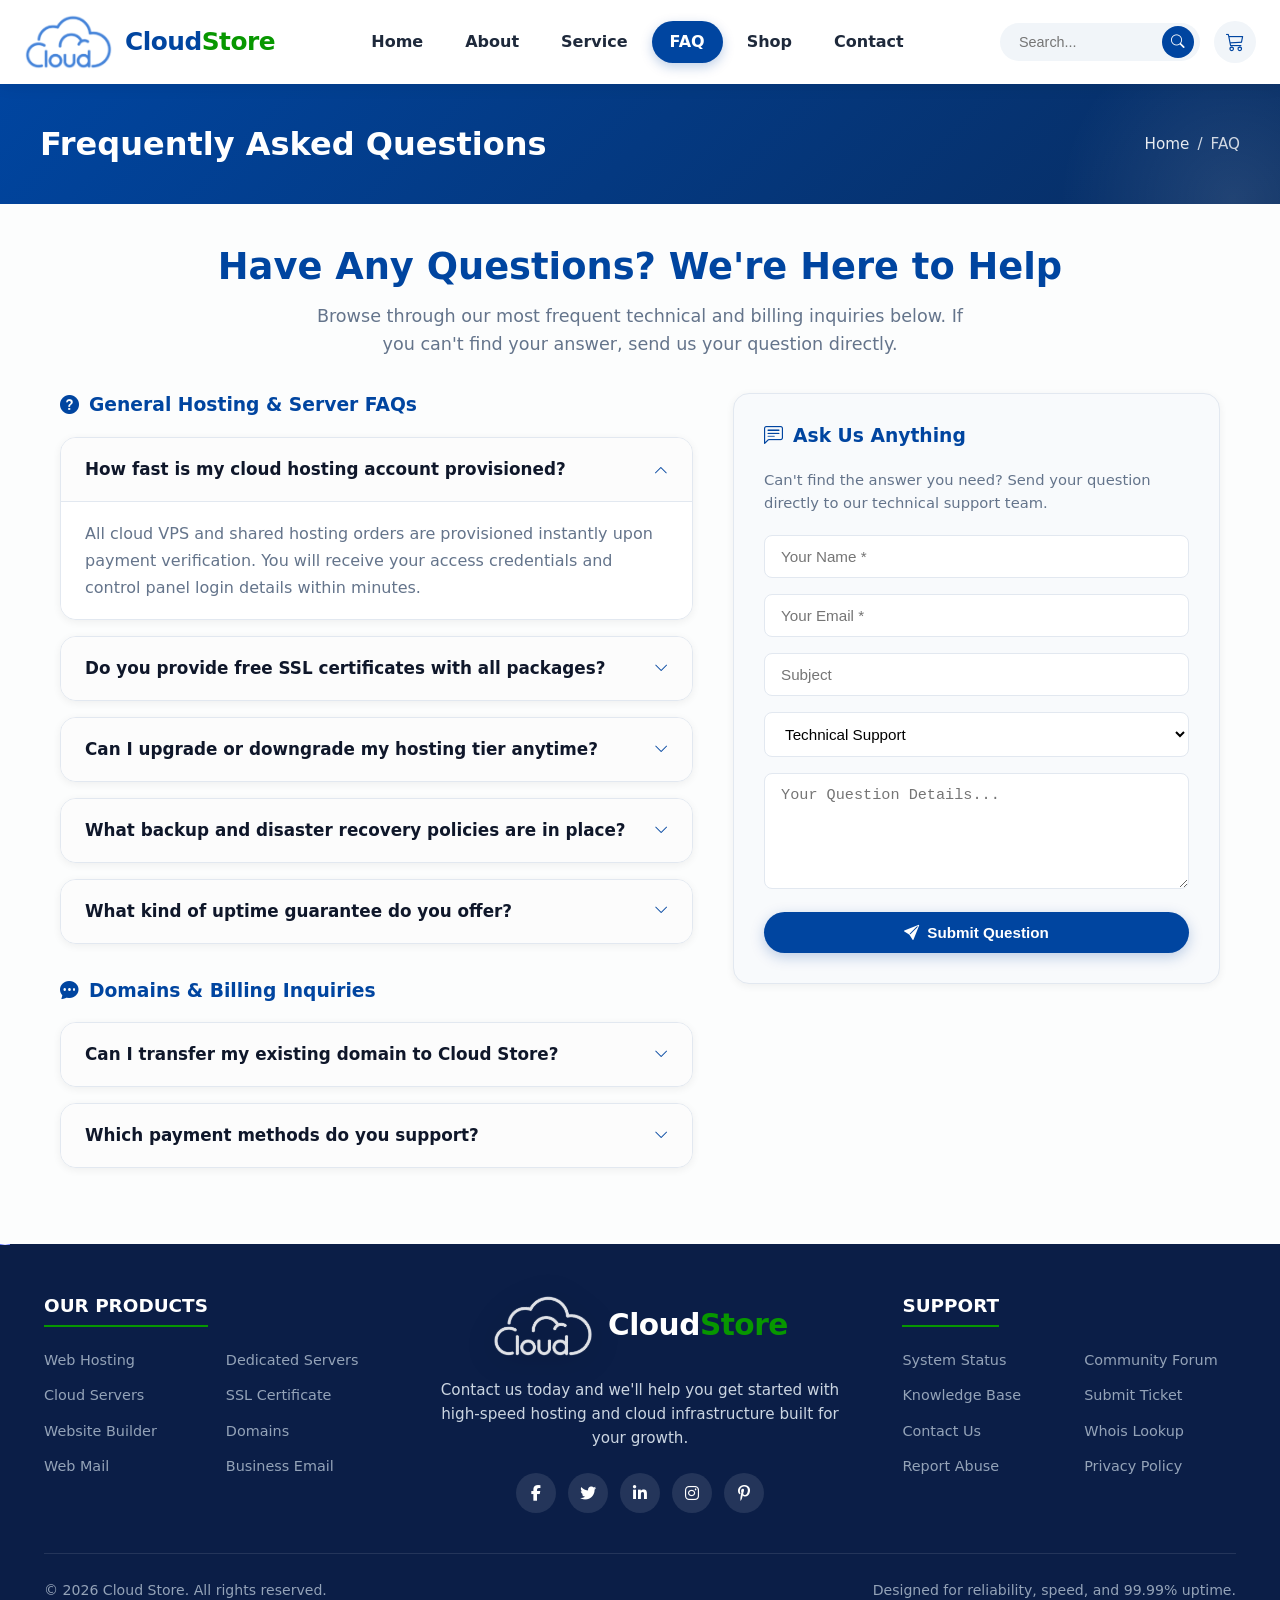
<file: FAQ.html>
<!doctype html>
<html lang="en">
  <head>
    <meta charset="UTF-8" />
    <meta name="viewport" content="width=device-width, initial-scale=1.0" />
    <title>Frequently Asked Questions - Cloud Store</title>

    <!-- Icons & Fonts -->
    <link
      rel="stylesheet"
      href="https://cdn.jsdelivr.net/npm/bootstrap-icons@1.11.3/font/bootstrap-icons.min.css"
    />
    <link
      rel="stylesheet"
      href="https://cdnjs.cloudflare.com/ajax/libs/font-awesome/6.5.1/css/all.min.css"
    />

    <!-- Stylesheets -->
    <link rel="stylesheet" href="assets/css/style.css" />
    <link rel="icon" href="assets/images/image.png" type="image/x-icon" />
  </head>

  <body>
    <!-- Header & Navigation -->
    <header class="site-header">
      <div class="navbar-container">
        <a class="navbar-brand" href="index.html">
          <img src="assets/images/logo.png" alt="Cloud Store Logo" />
          <span class="brand-text"
            >Cloud<span class="brand-accent">Store</span></span
          >
        </a>

        <ul class="navbar-menu">
          <li class="nav-item">
            <a class="nav-link" href="index.html">Home</a>
          </li>
          <li class="nav-item">
            <a class="nav-link" href="about.html">About</a>
          </li>
          <li class="nav-item">
            <a class="nav-link" href="service.html">Service</a>
          </li>
          <li class="nav-item">
            <a class="nav-link active" href="faq.html">FAQ</a>
          </li>
          <li class="nav-item">
            <a class="nav-link" href="shop.html">Shop</a>
          </li>
          <li class="nav-item">
            <a class="nav-link" href="contact.html">Contact</a>
          </li>
        </ul>

        <div class="navbar-actions">
          <form class="nav-search-form" action="shop.html" method="get">
            <input
              class="nav-search-input"
              type="search"
              name="search"
              placeholder="Search..."
              aria-label="Search"
            />
            <button
              class="nav-search-btn"
              type="submit"
              aria-label="Submit search"
            >
              <i class="bi bi-search"></i>
            </button>
          </form>

          <a href="shop.html?view=cart" class="nav-cart-btn" title="View Cart">
            <i class="bi bi-cart3"></i>
            <span class="nav-cart-badge">0</span>
          </a>

          <button class="mobile-nav-toggle" id="mobileNavToggle" aria-label="Toggle navigation">
            <i class="bi bi-list"></i>
          </button>
        </div>
      </div>
    </header>

    <!-- Mobile Navigation Drawer Backdrop -->
    <div class="mobile-drawer-backdrop" id="drawerBackdrop"></div>

    <!-- Mobile Navigation Drawer -->
    <aside class="mobile-drawer" id="mobileDrawer" aria-label="Mobile Navigation" aria-hidden="true">
      <div class="mobile-drawer-header">
        <a class="drawer-brand" href="index.html">
          <img src="assets/images/logo.png" alt="Cloud Store Logo" />
          <span class="brand-text">Cloud<span class="brand-accent">Store</span></span>
        </a>
        <button class="drawer-close-btn" id="drawerCloseBtn" aria-label="Close navigation">
          <i class="bi bi-x-lg"></i>
        </button>
      </div>

      <div class="mobile-drawer-search">
        <form action="shop.html" method="get">
          <div class="drawer-search-wrapper">
            <input type="search" name="search" placeholder="Search servers, plans..." aria-label="Search" />
            <button type="submit" aria-label="Submit search"><i class="bi bi-search"></i></button>
          </div>
        </form>
      </div>

      <nav class="mobile-drawer-nav">
        <ul>
          <li>
            <a href="index.html" class="drawer-nav-link">
              <i class="bi bi-house-door-fill"></i>
              <span>Home</span>
            </a>
          </li>
          <li>
            <a href="about.html" class="drawer-nav-link">
              <i class="bi bi-info-circle-fill"></i>
              <span>About Us</span>
            </a>
          </li>
          <li>
            <a href="service.html" class="drawer-nav-link">
              <i class="bi bi-hdd-network-fill"></i>
              <span>Services</span>
            </a>
          </li>
          <li>
            <a href="faq.html" class="drawer-nav-link active">
              <i class="bi bi-question-circle-fill"></i>
              <span>FAQ</span>
            </a>
          </li>
          <li>
            <a href="shop.html" class="drawer-nav-link">
              <i class="bi bi-bag-check-fill"></i>
              <span>Shop &amp; Hosting</span>
            </a>
          </li>
          <li>
            <a href="contact.html" class="drawer-nav-link">
              <i class="bi bi-envelope-fill"></i>
              <span>Contact</span>
            </a>
          </li>
        </ul>
      </nav>

      <div class="mobile-drawer-footer">
        <a href="shop.html?view=cart" class="drawer-cart-action">
          <div class="drawer-cart-label">
            <i class="bi bi-cart3"></i>
            <span>Shopping Cart</span>
          </div>
          <span class="drawer-cart-count">0 items</span>
        </a>
        <div class="drawer-support-badge">
          <i class="bi bi-headset"></i>
          <div>
            <small>24/7 Priority Support</small>
            <strong>+855 87 131 90 53</strong>
          </div>
        </div>
      </div>
    </aside>

    <main>
      <!-- Page Banner -->
      <div class="page-banner">
        <div class="page-banner-container">
          <h1>Frequently Asked Questions</h1>
          <div class="page-breadcrumb">
            <a href="index.html">Home</a>
            <span>/</span>
            <span>FAQ</span>
          </div>
        </div>
      </div>

      <section class="faq-section">
        <div class="section-header" style="margin-bottom: 35px">
          <h2>Have Any Questions? We're Here to Help</h2>
          <p>
            Browse through our most frequent technical and billing inquiries
            below. If you can't find your answer, send us your question
            directly.
          </p>
        </div>

        <div class="faq-layout">
          <!-- Left Column: Accordions -->
          <div class="faq-accordion-col">
            <h3
              style="
                color: var(--primary);
                margin-bottom: 20px;
                display: flex;
                align-items: center;
                gap: 10px;
              "
            >
              <i class="bi bi-question-circle-fill"></i> General Hosting &amp;
              Server FAQs
            </h3>

            <!-- FAQ Item 1 -->
            <div class="faq-item">
              <div class="faq-header active">
                <span>How fast is my cloud hosting account provisioned?</span>
                <i class="bi bi-chevron-down"></i>
              </div>
              <div class="faq-body open">
                <p>
                  All cloud VPS and shared hosting orders are provisioned
                  instantly upon payment verification. You will receive your
                  access credentials and control panel login details within
                  minutes.
                </p>
              </div>
            </div>

            <!-- FAQ Item 2 -->
            <div class="faq-item">
              <div class="faq-header">
                <span
                  >Do you provide free SSL certificates with all packages?</span
                >
                <i class="bi bi-chevron-down"></i>
              </div>
              <div class="faq-body">
                <p>
                  Yes! Every hosting package includes complimentary Let's
                  Encrypt SSL certificates that automatically renew every 90
                  days with zero downtime.
                </p>
              </div>
            </div>

            <!-- FAQ Item 3 -->
            <div class="faq-item">
              <div class="faq-header">
                <span>Can I upgrade or downgrade my hosting tier anytime?</span>
                <i class="bi bi-chevron-down"></i>
              </div>
              <div class="faq-body">
                <p>
                  Absolutely. You can seamlessly scale CPU cores, RAM, and SSD
                  storage directly from your client control panel with zero
                  reboot time in most configurations.
                </p>
              </div>
            </div>

            <!-- FAQ Item 4 -->
            <div class="faq-item">
              <div class="faq-header">
                <span
                  >What backup and disaster recovery policies are in
                  place?</span
                >
                <i class="bi bi-chevron-down"></i>
              </div>
              <div class="faq-body">
                <p>
                  We execute automated daily snapshots stored redundantly
                  off-site. You can restore your entire filesystem or specific
                  MySQL databases with a single click at any time.
                </p>
              </div>
            </div>

            <!-- FAQ Item 5 -->
            <div class="faq-item">
              <div class="faq-header">
                <span>What kind of uptime guarantee do you offer?</span>
                <i class="bi bi-chevron-down"></i>
              </div>
              <div class="faq-body">
                <p>
                  We back all of our enterprise and shared cloud solutions with
                  an industry-leading 99.99% Service Level Agreement (SLA).
                </p>
              </div>
            </div>

            <h3
              style="
                color: var(--primary);
                margin: 35px 0 20px 0;
                display: flex;
                align-items: center;
                gap: 10px;
              "
            >
              <i class="bi bi-chat-dots-fill"></i> Domains &amp; Billing
              Inquiries
            </h3>

            <!-- FAQ Item 6 -->
            <div class="faq-item">
              <div class="faq-header">
                <span>Can I transfer my existing domain to Cloud Store?</span>
                <i class="bi bi-chevron-down"></i>
              </div>
              <div class="faq-body">
                <p>
                  Yes, domain transfers are quick and straightforward. Simply
                  unlock your domain at your current registrar, get the EPP
                  transfer code, and our system will handle the rest.
                </p>
              </div>
            </div>

            <!-- FAQ Item 7 -->
            <div class="faq-item">
              <div class="faq-header">
                <span>Which payment methods do you support?</span>
                <i class="bi bi-chevron-down"></i>
              </div>
              <div class="faq-body">
                <p>
                  We accept all major credit cards (Visa, MasterCard, American
                  Express), PayPal, and wire transfers for annual corporate
                  contracts.
                </p>
              </div>
            </div>
          </div>

          <!-- Right Column: Ask a Question Form -->
          <div class="faq-form-col">
            <div class="faq-card-form">
              <h3><i class="bi bi-chat-left-text"></i> Ask Us Anything</h3>
              <p
                style="
                  color: var(--gray-text);
                  font-size: 0.92rem;
                  margin-bottom: 20px;
                "
              >
                Can't find the answer you need? Send your question directly to
                our technical support team.
              </p>

              <form id="faqAskForm">
                <input
                  class="form-control-custom"
                  type="text"
                  placeholder="Your Name *"
                  required
                />
                <input
                  class="form-control-custom"
                  type="email"
                  placeholder="Your Email *"
                  required
                />
                <input
                  class="form-control-custom"
                  type="text"
                  placeholder="Subject"
                />
                <select class="form-control-custom">
                  <option value="technical">Technical Support</option>
                  <option value="billing">Billing &amp; Invoices</option>
                  <option value="sales">Sales &amp; Upgrades</option>
                  <option value="other">Other Inquiry</option>
                </select>
                <textarea
                  class="form-control-custom"
                  rows="5"
                  placeholder="Your Question Details..."
                  required
                  style="resize: vertical"
                ></textarea>
                <button
                  type="submit"
                  class="btn-custom btn-primary-custom"
                  style="width: 100%"
                >
                  <i class="bi bi-send-fill"></i> Submit Question
                </button>
              </form>
            </div>
          </div>
        </div>
      </section>
    </main>

    <!-- Site Footer -->
    <footer class="site-footer">
      <img
        class="footer-top-wave"
        src="assets/images/footers.png"
        alt="Footer wave decoration"
      />
      <div class="footer-content">
        <div class="footer-grid">
          <!-- Products -->
          <div class="footer-col">
            <h4>OUR PRODUCTS</h4>
            <div class="footer-links-duo">
              <ul>
                <li><a href="service.html">Web Hosting</a></li>
                <li><a href="service.html">Cloud Servers</a></li>
                <li><a href="service.html">Website Builder</a></li>
                <li><a href="service.html">Web Mail</a></li>
              </ul>
              <ul>
                <li><a href="shop.html">Dedicated Servers</a></li>
                <li><a href="shop.html">SSL Certificate</a></li>
                <li><a href="shop.html">Domains</a></li>
                <li><a href="shop.html">Business Email</a></li>
              </ul>
            </div>
          </div>

          <!-- Center: Brand Info & Social -->
          <div class="footer-col footer-center-col">
            <a href="index.html" class="footer-brand-logo">
              <img src="assets/images/logo-white.png" alt="Cloud Store Logo" />
              <span class="footer-brand-text"
                >Cloud<span class="brand-accent">Store</span></span
              >
            </a>
            <p>
              Contact us today and we'll help you get started with high-speed
              hosting and cloud infrastructure built for your growth.
            </p>
            <div class="footer-social-icons">
              <a
                href="https://facebook.com"
                target="_blank"
                rel="noopener"
                aria-label="Facebook"
                ><i class="fab fa-facebook-f"></i
              ></a>
              <a
                href="https://twitter.com"
                target="_blank"
                rel="noopener"
                aria-label="Twitter"
                ><i class="fab fa-twitter"></i
              ></a>
              <a
                href="https://linkedin.com"
                target="_blank"
                rel="noopener"
                aria-label="LinkedIn"
                ><i class="fab fa-linkedin-in"></i
              ></a>
              <a
                href="https://instagram.com"
                target="_blank"
                rel="noopener"
                aria-label="Instagram"
                ><i class="fab fa-instagram"></i
              ></a>
              <a
                href="https://pinterest.com"
                target="_blank"
                rel="noopener"
                aria-label="Pinterest"
                ><i class="fab fa-pinterest-p"></i
              ></a>
            </div>
          </div>

          <!-- Support -->
          <div class="footer-col">
            <h4>SUPPORT</h4>
            <div class="footer-links-duo">
              <ul>
                <li><a href="faq.html">System Status</a></li>
                <li><a href="faq.html">Knowledge Base</a></li>
                <li><a href="contact.html">Contact Us</a></li>
                <li><a href="contact.html">Report Abuse</a></li>
              </ul>
              <ul>
                <li><a href="faq.html">Community Forum</a></li>
                <li><a href="contact.html">Submit Ticket</a></li>
                <li><a href="faq.html">Whois Lookup</a></li>
                <li><a href="faq.html">Privacy Policy</a></li>
              </ul>
            </div>
          </div>
        </div>

        <div class="footer-bottom-bar">
          <p>&copy; 2026 Cloud Store. All rights reserved.</p>
          <p>Designed for reliability, speed, and 99.99% uptime.</p>
        </div>
      </div>
    </footer>

    <!-- JavaScript Files -->
    <script src="assets/js/main.js"></script>
    <script src="assets/js/faq.js"></script>
  </body>
</html>
</file>
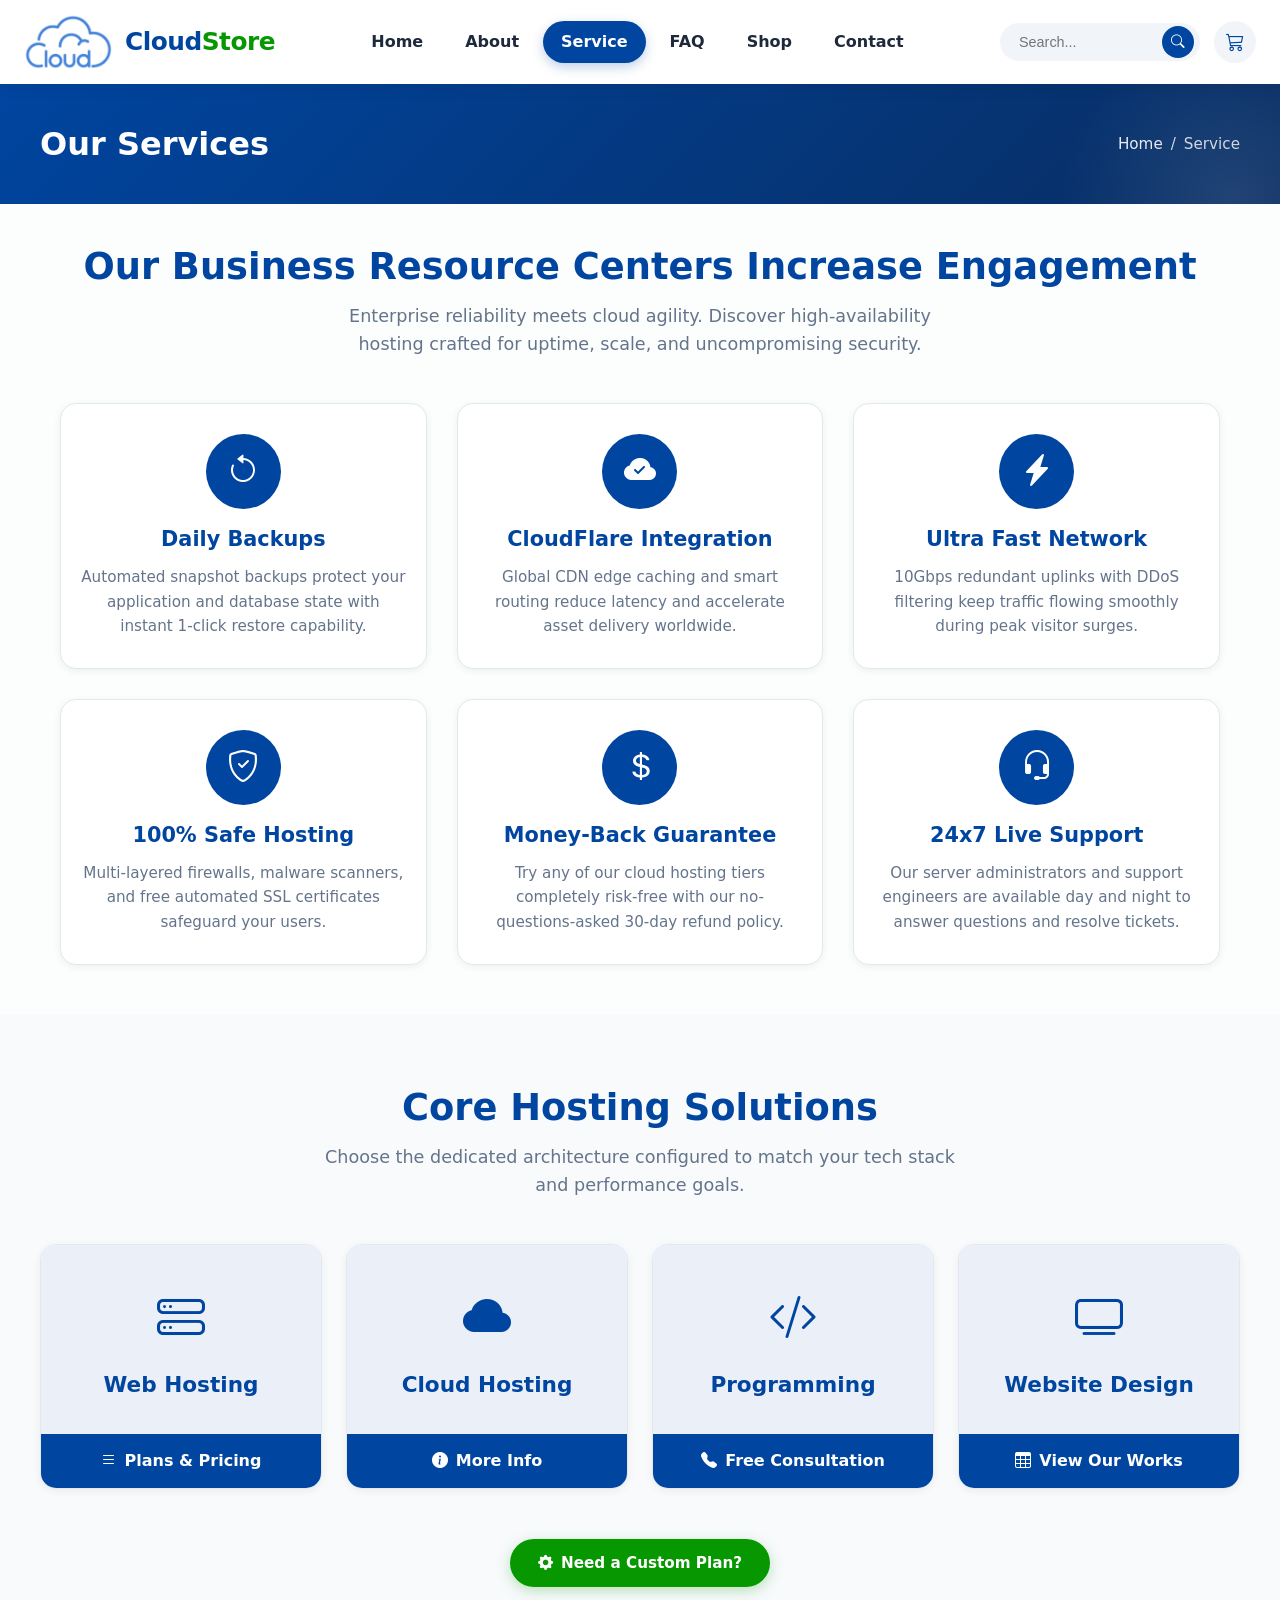
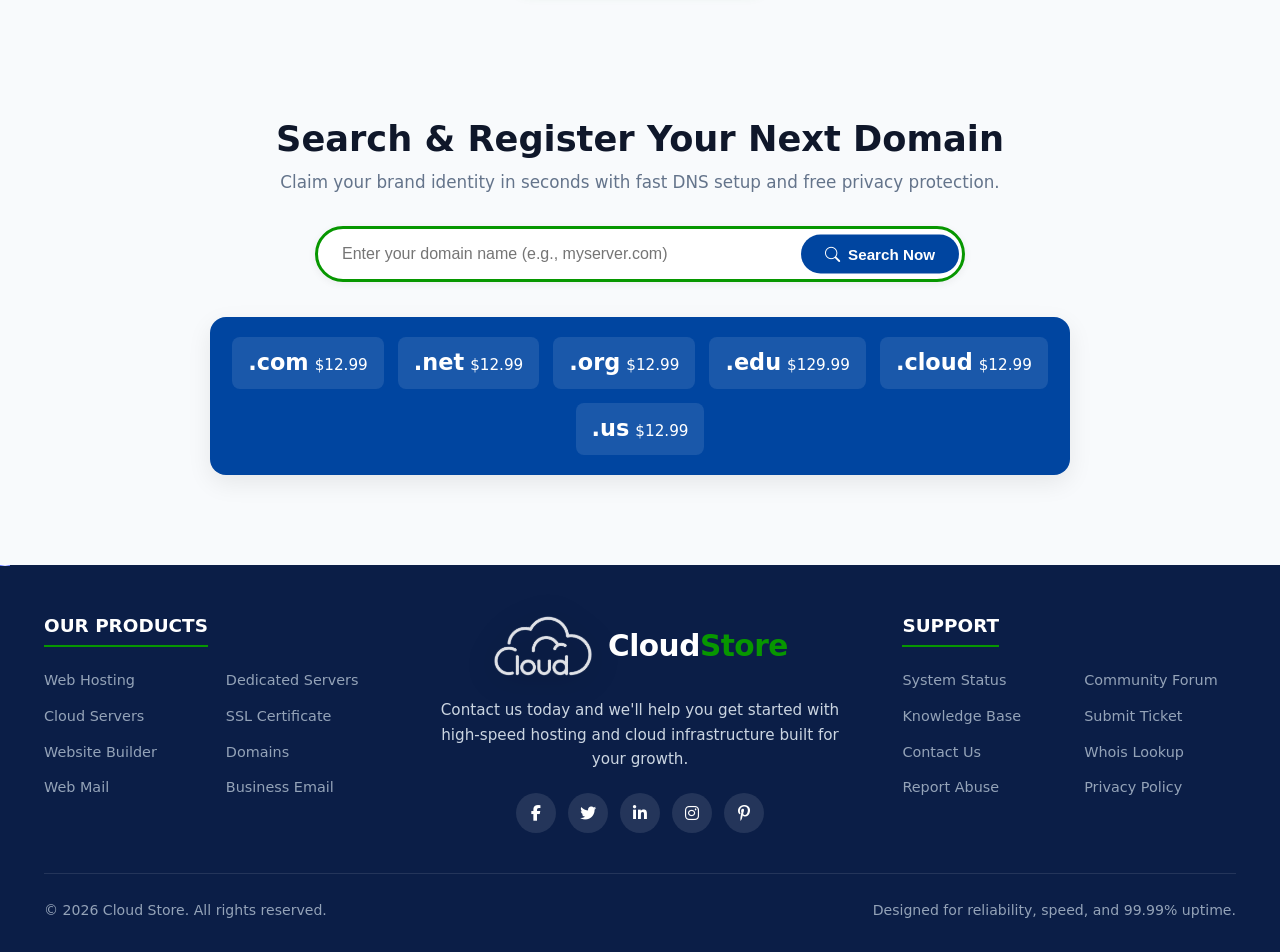
<file: service.html>
<!doctype html>
<html lang="en">
  <head>
    <meta charset="UTF-8" />
    <meta name="viewport" content="width=device-width, initial-scale=1.0" />
    <title>Services - Cloud Store</title>

    <!-- Icons & Fonts -->
    <link
      rel="stylesheet"
      href="https://cdn.jsdelivr.net/npm/bootstrap-icons@1.11.3/font/bootstrap-icons.min.css"
    />
    <link
      rel="stylesheet"
      href="https://cdnjs.cloudflare.com/ajax/libs/font-awesome/6.5.1/css/all.min.css"
    />

    <!-- Stylesheets -->
    <link rel="stylesheet" href="assets/css/style.css" />
    <link rel="icon" href="assets/images/image.png" type="image/x-icon" />
  </head>

  <body>
    <!-- Header & Navigation -->
    <header class="site-header">
      <div class="navbar-container">
        <a class="navbar-brand" href="index.html">
          <img src="assets/images/logo.png" alt="Cloud Store Logo" />
          <span class="brand-text"
            >Cloud<span class="brand-accent">Store</span></span
          >
        </a>

        <ul class="navbar-menu">
          <li class="nav-item">
            <a class="nav-link" href="index.html">Home</a>
          </li>
          <li class="nav-item">
            <a class="nav-link" href="about.html">About</a>
          </li>
          <li class="nav-item">
            <a class="nav-link active" href="service.html">Service</a>
          </li>
          <li class="nav-item">
            <a class="nav-link" href="faq.html">FAQ</a>
          </li>
          <li class="nav-item">
            <a class="nav-link" href="shop.html">Shop</a>
          </li>
          <li class="nav-item">
            <a class="nav-link" href="contact.html">Contact</a>
          </li>
        </ul>

        <div class="navbar-actions">
          <form class="nav-search-form" action="shop.html" method="get">
            <input
              class="nav-search-input"
              type="search"
              name="search"
              placeholder="Search..."
              aria-label="Search"
            />
            <button
              class="nav-search-btn"
              type="submit"
              aria-label="Submit search"
            >
              <i class="bi bi-search"></i>
            </button>
          </form>

          <a href="shop.html?view=cart" class="nav-cart-btn" title="View Cart">
            <i class="bi bi-cart3"></i>
            <span class="nav-cart-badge">0</span>
          </a>

          <button class="mobile-nav-toggle" id="mobileNavToggle" aria-label="Toggle navigation">
            <i class="bi bi-list"></i>
          </button>
        </div>
      </div>
    </header>

    <!-- Mobile Navigation Drawer Backdrop -->
    <div class="mobile-drawer-backdrop" id="drawerBackdrop"></div>

    <!-- Mobile Navigation Drawer -->
    <aside class="mobile-drawer" id="mobileDrawer" aria-label="Mobile Navigation" aria-hidden="true">
      <div class="mobile-drawer-header">
        <a class="drawer-brand" href="index.html">
          <img src="assets/images/logo.png" alt="Cloud Store Logo" />
          <span class="brand-text">Cloud<span class="brand-accent">Store</span></span>
        </a>
        <button class="drawer-close-btn" id="drawerCloseBtn" aria-label="Close navigation">
          <i class="bi bi-x-lg"></i>
        </button>
      </div>

      <div class="mobile-drawer-search">
        <form action="shop.html" method="get">
          <div class="drawer-search-wrapper">
            <input type="search" name="search" placeholder="Search servers, plans..." aria-label="Search" />
            <button type="submit" aria-label="Submit search"><i class="bi bi-search"></i></button>
          </div>
        </form>
      </div>

      <nav class="mobile-drawer-nav">
        <ul>
          <li>
            <a href="index.html" class="drawer-nav-link">
              <i class="bi bi-house-door-fill"></i>
              <span>Home</span>
            </a>
          </li>
          <li>
            <a href="about.html" class="drawer-nav-link">
              <i class="bi bi-info-circle-fill"></i>
              <span>About Us</span>
            </a>
          </li>
          <li>
            <a href="service.html" class="drawer-nav-link active">
              <i class="bi bi-hdd-network-fill"></i>
              <span>Services</span>
            </a>
          </li>
          <li>
            <a href="faq.html" class="drawer-nav-link">
              <i class="bi bi-question-circle-fill"></i>
              <span>FAQ</span>
            </a>
          </li>
          <li>
            <a href="shop.html" class="drawer-nav-link">
              <i class="bi bi-bag-check-fill"></i>
              <span>Shop &amp; Hosting</span>
            </a>
          </li>
          <li>
            <a href="contact.html" class="drawer-nav-link">
              <i class="bi bi-envelope-fill"></i>
              <span>Contact</span>
            </a>
          </li>
        </ul>
      </nav>

      <div class="mobile-drawer-footer">
        <a href="shop.html?view=cart" class="drawer-cart-action">
          <div class="drawer-cart-label">
            <i class="bi bi-cart3"></i>
            <span>Shopping Cart</span>
          </div>
          <span class="drawer-cart-count">0 items</span>
        </a>
        <div class="drawer-support-badge">
          <i class="bi bi-headset"></i>
          <div>
            <small>24/7 Priority Support</small>
            <strong>+855 87 131 90 53</strong>
          </div>
        </div>
      </div>
    </aside>

    <main>
      <!-- Page Banner -->
      <div class="page-banner">
        <div class="page-banner-container">
          <h1>Our Services</h1>
          <div class="page-breadcrumb">
            <a href="index.html">Home</a>
            <span>/</span>
            <span>Service</span>
          </div>
        </div>
      </div>

      <!-- Section Intro -->
      <section class="py-4">
        <div class="section-header">
          <h2>Our Business Resource Centers Increase Engagement</h2>
          <p>
            Enterprise reliability meets cloud agility. Discover
            high-availability hosting crafted for uptime, scale, and
            uncompromising security.
          </p>
        </div>

        <!-- 6 Feature Badges -->
        <div class="feature-circles-grid">
          <!-- 1 -->
          <div class="feature-circle-item">
            <div class="feature-icon-badge">
              <i class="bi bi-arrow-counterclockwise"></i>
            </div>
            <h3>Daily Backups</h3>
            <p>
              Automated snapshot backups protect your application and database
              state with instant 1-click restore capability.
            </p>
          </div>

          <!-- 2 -->
          <div class="feature-circle-item">
            <div class="feature-icon-badge">
              <i class="bi bi-cloud-check-fill"></i>
            </div>
            <h3>CloudFlare Integration</h3>
            <p>
              Global CDN edge caching and smart routing reduce latency and
              accelerate asset delivery worldwide.
            </p>
          </div>

          <!-- 3 -->
          <div class="feature-circle-item">
            <div class="feature-icon-badge">
              <i class="bi bi-lightning-charge-fill"></i>
            </div>
            <h3>Ultra Fast Network</h3>
            <p>
              10Gbps redundant uplinks with DDoS filtering keep traffic flowing
              smoothly during peak visitor surges.
            </p>
          </div>

          <!-- 4 -->
          <div class="feature-circle-item">
            <div class="feature-icon-badge">
              <i class="bi bi-shield-check"></i>
            </div>
            <h3>100% Safe Hosting</h3>
            <p>
              Multi-layered firewalls, malware scanners, and free automated SSL
              certificates safeguard your users.
            </p>
          </div>

          <!-- 5 -->
          <div class="feature-circle-item">
            <div class="feature-icon-badge">
              <i class="bi bi-currency-dollar"></i>
            </div>
            <h3>Money-Back Guarantee</h3>
            <p>
              Try any of our cloud hosting tiers completely risk-free with our
              no-questions-asked 30-day refund policy.
            </p>
          </div>

          <!-- 6 -->
          <div class="feature-circle-item">
            <div class="feature-icon-badge">
              <i class="bi bi-headset"></i>
            </div>
            <h3>24x7 Live Support</h3>
            <p>
              Our server administrators and support engineers are available day
              and night to answer questions and resolve tickets.
            </p>
          </div>
        </div>
      </section>

      <!-- Service Product Offerings -->
      <section class="py-5" style="background: #f8fafc; padding: 70px 0">
        <div class="section-header">
          <h2>Core Hosting Solutions</h2>
          <p>
            Choose the dedicated architecture configured to match your tech
            stack and performance goals.
          </p>
        </div>

        <div class="service-cards-grid">
          <!-- Service 1 -->
          <div class="service-card">
            <div class="service-card-body">
              <div class="service-card-icon">
                <i class="bi bi-hdd-stack"></i>
              </div>
              <h3 class="service-card-title">Web Hosting</h3>
            </div>
            <a href="shop.html" class="service-card-btn">
              <i class="bi bi-list"></i> Plans &amp; Pricing
            </a>
          </div>

          <!-- Service 2 -->
          <div class="service-card">
            <div class="service-card-body">
              <div class="service-card-icon">
                <i class="bi bi-cloud-fill"></i>
              </div>
              <h3 class="service-card-title">Cloud Hosting</h3>
            </div>
            <a href="shop.html" class="service-card-btn">
              <i class="bi bi-info-circle-fill"></i> More Info
            </a>
          </div>

          <!-- Service 3 -->
          <div class="service-card">
            <div class="service-card-body">
              <div class="service-card-icon">
                <i class="bi bi-code-slash"></i>
              </div>
              <h3 class="service-card-title">Programming</h3>
            </div>
            <a href="contact.html" class="service-card-btn">
              <i class="bi bi-telephone-fill"></i> Free Consultation
            </a>
          </div>

          <!-- Service 4 -->
          <div class="service-card">
            <div class="service-card-body">
              <div class="service-card-icon">
                <i class="bi bi-tv"></i>
              </div>
              <h3 class="service-card-title">Website Design</h3>
            </div>
            <a href="about.html" class="service-card-btn">
              <i class="bi bi-table"></i> View Our Works
            </a>
          </div>
        </div>

        <div style="text-align: center; margin-top: 20px">
          <a href="contact.html" class="btn-custom btn-secondary-custom">
            <i class="bi bi-gear-fill"></i> Need a Custom Plan?
          </a>
        </div>
      </section>

      <!-- Domain Search Banner -->
      <section class="domain-section">
        <div class="domain-container">
          <h2>Search &amp; Register Your Next Domain</h2>
          <p>
            Claim your brand identity in seconds with fast DNS setup and free
            privacy protection.
          </p>

          <div class="domain-search-box">
            <input
              type="text"
              placeholder="Enter your domain name (e.g., myserver.com)"
              id="domainInput"
              class="domain-search-input"
            />
            <button
              type="button"
              class="domain-search-btn"
              onclick="searchDomain()"
            >
              <i class="bi bi-search"></i> Search Now
            </button>
          </div>

          <div class="domain-badge-list">
            <div class="domain-badge-item"><span>.com</span> $12.99</div>
            <div class="domain-badge-item"><span>.net</span> $12.99</div>
            <div class="domain-badge-item"><span>.org</span> $12.99</div>
            <div class="domain-badge-item"><span>.edu</span> $129.99</div>
            <div class="domain-badge-item"><span>.cloud</span> $12.99</div>
            <div class="domain-badge-item"><span>.us</span> $12.99</div>
          </div>
        </div>
      </section>
    </main>

    <!-- Site Footer -->
    <footer class="site-footer">
      <img
        class="footer-top-wave"
        src="assets/images/footers.png"
        alt="Footer wave decoration"
      />
      <div class="footer-content">
        <div class="footer-grid">
          <!-- Products -->
          <div class="footer-col">
            <h4>OUR PRODUCTS</h4>
            <div class="footer-links-duo">
              <ul>
                <li><a href="service.html">Web Hosting</a></li>
                <li><a href="service.html">Cloud Servers</a></li>
                <li><a href="service.html">Website Builder</a></li>
                <li><a href="service.html">Web Mail</a></li>
              </ul>
              <ul>
                <li><a href="shop.html">Dedicated Servers</a></li>
                <li><a href="shop.html">SSL Certificate</a></li>
                <li><a href="shop.html">Domains</a></li>
                <li><a href="shop.html">Business Email</a></li>
              </ul>
            </div>
          </div>

          <!-- Center: Brand Info & Social -->
          <div class="footer-col footer-center-col">
            <a href="index.html" class="footer-brand-logo">
              <img src="assets/images/logo-white.png" alt="Cloud Store Logo" />
              <span class="footer-brand-text"
                >Cloud<span class="brand-accent">Store</span></span
              >
            </a>
            <p>
              Contact us today and we'll help you get started with high-speed
              hosting and cloud infrastructure built for your growth.
            </p>
            <div class="footer-social-icons">
              <a
                href="https://facebook.com"
                target="_blank"
                rel="noopener"
                aria-label="Facebook"
                ><i class="fab fa-facebook-f"></i
              ></a>
              <a
                href="https://twitter.com"
                target="_blank"
                rel="noopener"
                aria-label="Twitter"
                ><i class="fab fa-twitter"></i
              ></a>
              <a
                href="https://linkedin.com"
                target="_blank"
                rel="noopener"
                aria-label="LinkedIn"
                ><i class="fab fa-linkedin-in"></i
              ></a>
              <a
                href="https://instagram.com"
                target="_blank"
                rel="noopener"
                aria-label="Instagram"
                ><i class="fab fa-instagram"></i
              ></a>
              <a
                href="https://pinterest.com"
                target="_blank"
                rel="noopener"
                aria-label="Pinterest"
                ><i class="fab fa-pinterest-p"></i
              ></a>
            </div>
          </div>

          <!-- Support -->
          <div class="footer-col">
            <h4>SUPPORT</h4>
            <div class="footer-links-duo">
              <ul>
                <li><a href="faq.html">System Status</a></li>
                <li><a href="faq.html">Knowledge Base</a></li>
                <li><a href="contact.html">Contact Us</a></li>
                <li><a href="contact.html">Report Abuse</a></li>
              </ul>
              <ul>
                <li><a href="faq.html">Community Forum</a></li>
                <li><a href="contact.html">Submit Ticket</a></li>
                <li><a href="faq.html">Whois Lookup</a></li>
                <li><a href="faq.html">Privacy Policy</a></li>
              </ul>
            </div>
          </div>
        </div>

        <div class="footer-bottom-bar">
          <p>&copy; 2026 Cloud Store. All rights reserved.</p>
          <p>Designed for reliability, speed, and 99.99% uptime.</p>
        </div>
      </div>
    </footer>

    <!-- JavaScript Files -->
    <script src="assets/js/main.js"></script>
  </body>
</html>
</file>
<file: assets/css/style.css>
/* ==========================================================================
   Cloud Store - Modern, Responsive Stylesheet
   ========================================================================== */

/* --- CSS Variables & Design Tokens --- */
:root {
  --primary: #0045a0;
  --primary-hover: #00337a;
  --primary-light: #e8f0fe;
  --secondary: #079700;
  --secondary-hover: #067d00;
  --secondary-light: #eafaf1;
  --dark: #0f172a;
  --dark-soft: #1e293b;
  --gray-bg: #f8fafc;
  --gray-border: #e2e8f0;
  --gray-text: #64748b;
  --light: #ffffff;
  --shadow-sm: 0 2px 8px rgba(0, 0, 0, 0.06);
  --shadow-md: 0 8px 24px rgba(0, 0, 0, 0.08);
  --shadow-lg: 0 16px 36px rgba(0, 0, 0, 0.12);
  --transition: all 0.3s cubic-bezier(0.4, 0, 0.2, 1);
  --radius-sm: 8px;
  --radius-md: 16px;
  --radius-lg: 24px;
  --radius-full: 9999px;
  --font-main:
    "Segoe UI", system-ui, -apple-system, BlinkMacSystemFont, Roboto, sans-serif;
}

/* --- Global Resets & Base --- */
*,
*::before,
*::after {
  box-sizing: border-box;
  margin: 0;
  padding: 0;
}

html {
  scroll-behavior: smooth;
}

body {
  font-family: var(--font-main);
  color: var(--dark-soft);
  background-color: #fcfdfd;
  line-height: 1.6;
  overflow-x: hidden;
  min-height: 100vh;
  display: flex;
  flex-direction: column;
}

main {
  flex: 1;
}

img {
  max-width: 100%;
  height: auto;
  display: block;
}

a {
  text-decoration: none;
  color: inherit;
  transition: var(--transition);
}

ul {
  list-style: none;
}

/* --- Typography Helpers --- */
h1,
h2,
h3,
h4,
h5,
h6 {
  color: var(--dark);
  font-weight: 700;
  line-height: 1.25;
}

.text-primary-custom {
  color: var(--primary) !important;
}

.text-secondary-custom {
  color: var(--secondary) !important;
}

/* --- Buttons --- */
.btn-custom {
  display: inline-flex;
  align-items: center;
  justify-content: center;
  gap: 8px;
  padding: 12px 28px;
  border-radius: var(--radius-full);
  font-weight: 600;
  font-size: 0.95rem;
  border: none;
  cursor: pointer;
  transition: var(--transition);
  text-decoration: none;
}

.btn-primary-custom {
  background-color: var(--primary);
  color: var(--light);
  box-shadow: 0 4px 14px rgba(0, 69, 160, 0.25);
}

.btn-primary-custom:hover {
  background-color: var(--secondary);
  color: var(--light);
  transform: translateY(-2px);
  box-shadow: 0 6px 20px rgba(7, 151, 0, 0.3);
}

.btn-secondary-custom {
  background-color: var(--secondary);
  color: var(--light);
  box-shadow: 0 4px 14px rgba(7, 151, 0, 0.25);
}

.btn-secondary-custom:hover {
  background-color: var(--primary);
  color: var(--light);
  transform: translateY(-2px);
  box-shadow: 0 6px 20px rgba(0, 69, 160, 0.3);
}

.btn-outline-custom {
  background-color: transparent;
  color: var(--primary);
  border: 2px solid var(--primary);
}

.btn-outline-custom:hover {
  background-color: var(--primary);
  color: var(--light);
}

/* ==========================================================================
   Header & Modern Responsive Navbar
   ========================================================================== */
.site-header {
  position: sticky;
  top: 0;
  z-index: 1020;
  background-color: rgba(255, 255, 255, 0.96);
  backdrop-filter: blur(10px);
  box-shadow: 0 2px 15px rgba(0, 0, 0, 0.08);
  transition: var(--transition);
}

.navbar-container {
  display: flex;
  align-items: center;
  justify-content: space-between;
  padding: 14px 24px;
  max-width: 1320px;
  margin: 0 auto;
}

.navbar-brand {
  display: inline-flex;
  align-items: center;
  gap: 12px;
  text-decoration: none;
}

.navbar-brand img {
  height: 56px;
  width: auto;
  object-fit: contain;
  transition: transform 0.3s ease;
}

.navbar-brand:hover img {
  transform: scale(1.05);
}

.brand-text {
  font-size: 1.55rem;
  font-weight: 800;
  color: var(--primary);
  letter-spacing: -0.5px;
  line-height: 1;
  display: inline-flex;
  align-items: center;
}

.brand-accent {
  color: var(--secondary);
  font-weight: 800;
}

.navbar-menu {
  display: flex;
  align-items: center;
  gap: 6px;
  list-style: none;
  margin: 0;
  padding: 0;
}

.navbar-menu .nav-item {
  position: relative;
}

.navbar-menu .nav-link {
  display: inline-block;
  padding: 8px 18px;
  font-size: 1rem;
  font-weight: 600;
  color: var(--dark-soft);
  border-radius: var(--radius-full);
  transition: var(--transition);
}

.navbar-menu .nav-link:hover {
  color: var(--light);
  background-color: var(--primary);
}

.navbar-menu .nav-link.active {
  color: var(--light) !important;
  background-color: var(--primary) !important;
  box-shadow: 0 4px 12px rgba(0, 69, 160, 0.25);
}

/* Navbar Search & Right Actions */
.navbar-actions {
  display: flex;
  align-items: center;
  gap: 14px;
}

.nav-search-form {
  position: relative;
  display: flex;
  align-items: center;
}

.nav-search-input {
  width: 200px;
  padding: 10px 42px 10px 18px;
  background-color: #f1f5f9;
  border: 1.5px solid transparent;
  border-radius: var(--radius-full);
  font-size: 0.9rem;
  color: var(--dark);
  outline: none;
  transition: var(--transition);
}

.nav-search-input:focus {
  width: 250px;
  background-color: var(--light);
  border-color: var(--primary);
  box-shadow: 0 0 0 4px rgba(0, 69, 160, 0.12);
}

.nav-search-btn {
  position: absolute;
  right: 6px;
  width: 32px;
  height: 32px;
  border-radius: 50%;
  background-color: var(--primary);
  color: var(--light);
  border: none;
  display: flex;
  align-items: center;
  justify-content: center;
  cursor: pointer;
  font-size: 0.85rem;
  transition: var(--transition);
}

.nav-search-btn:hover {
  background-color: var(--secondary);
}

/* Cart Icon in Navbar */
.nav-cart-btn {
  position: relative;
  width: 42px;
  height: 42px;
  border-radius: 50%;
  background-color: #f1f5f9;
  color: var(--primary);
  display: flex;
  align-items: center;
  justify-content: center;
  font-size: 1.15rem;
  transition: var(--transition);
}

.nav-cart-btn:hover {
  background-color: var(--primary);
  color: var(--light);
  transform: translateY(-2px);
}

.nav-cart-badge {
  position: absolute;
  top: -2px;
  right: -4px;
  background-color: var(--secondary);
  color: var(--light);
  font-size: 0.72rem;
  font-weight: 700;
  width: 19px;
  height: 19px;
  border-radius: 50%;
  display: flex;
  align-items: center;
  justify-content: center;
  border: 2px solid var(--light);
}

/* ==========================================================================
   Mobile Navigation Drawer (Modern Offcanvas)
   ========================================================================== */

/* Mobile Toggle Hamburger Button */
.mobile-nav-toggle {
  display: none;
  background-color: #f1f5f9;
  border: none;
  cursor: pointer;
  width: 44px;
  height: 44px;
  border-radius: 50%;
  color: var(--dark);
  font-size: 1.4rem;
  line-height: 1;
  align-items: center;
  justify-content: center;
  transition: var(--transition);
}

.mobile-nav-toggle:hover {
  background-color: var(--primary);
  color: #ffffff;
  transform: scale(1.05);
}

/* Backdrop Overlay */
.mobile-drawer-backdrop {
  position: fixed;
  inset: 0;
  background-color: rgba(15, 23, 42, 0.65);
  backdrop-filter: blur(4px);
  z-index: 2000;
  opacity: 0;
  visibility: hidden;
  transition: opacity 0.3s ease, visibility 0.3s ease;
}

.mobile-drawer-backdrop.active {
  opacity: 1;
  visibility: visible;
}

/* Offcanvas Drawer Sidebar */
.mobile-drawer {
  position: fixed;
  top: 0;
  right: 0;
  width: 320px;
  max-width: 86vw;
  height: 100vh;
  height: 100dvh;
  background-color: #ffffff;
  z-index: 2010;
  display: flex;
  flex-direction: column;
  box-shadow: -10px 0 35px rgba(0, 0, 0, 0.25);
  transform: translateX(100%);
  visibility: hidden;
  transition: transform 0.35s cubic-bezier(0.16, 1, 0.3, 1), visibility 0.35s ease;
  overflow-y: auto;
  -webkit-overflow-scrolling: touch;
}

.mobile-drawer.open {
  transform: translateX(0);
  visibility: visible;
}

/* Drawer Header */
.mobile-drawer-header {
  display: flex;
  align-items: center;
  justify-content: space-between;
  padding: 16px 20px;
  border-bottom: 1px solid var(--gray-border);
  background-color: #ffffff;
  position: sticky;
  top: 0;
  z-index: 10;
}

.drawer-brand {
  display: inline-flex;
  align-items: center;
  gap: 10px;
  text-decoration: none;
}

.drawer-brand img {
  height: 44px;
  width: auto;
  object-fit: contain;
}

.drawer-close-btn {
  width: 38px;
  height: 38px;
  border-radius: 50%;
  border: 1px solid var(--gray-border);
  background-color: #f8fafc;
  color: var(--dark);
  display: flex;
  align-items: center;
  justify-content: center;
  font-size: 1.1rem;
  cursor: pointer;
  transition: var(--transition);
}

.drawer-close-btn:hover {
  background-color: #ef4444;
  color: #ffffff;
  border-color: #ef4444;
  transform: rotate(90deg);
}

/* Drawer Search Bar */
.mobile-drawer-search {
  padding: 16px 18px 10px 18px;
}

.drawer-search-wrapper {
  position: relative;
  display: flex;
  align-items: center;
}

.drawer-search-wrapper input {
  width: 100%;
  padding: 11px 45px 11px 16px;
  background-color: #f1f5f9;
  border: 1.5px solid transparent;
  border-radius: var(--radius-full);
  font-size: 0.92rem;
  color: var(--dark);
  outline: none;
  transition: var(--transition);
}

.drawer-search-wrapper input:focus {
  background-color: #ffffff;
  border-color: var(--primary);
  box-shadow: 0 0 0 3px rgba(0, 69, 160, 0.12);
}

.drawer-search-wrapper button {
  position: absolute;
  right: 5px;
  width: 32px;
  height: 32px;
  border-radius: 50%;
  background-color: var(--primary);
  color: #ffffff;
  border: none;
  display: flex;
  align-items: center;
  justify-content: center;
  cursor: pointer;
  transition: var(--transition);
}

.drawer-search-wrapper button:hover {
  background-color: var(--secondary);
}

/* Drawer Nav Links */
.mobile-drawer-nav {
  flex: 1;
  padding: 8px 14px;
}

.mobile-drawer-nav ul {
  display: flex;
  flex-direction: column;
  gap: 6px;
  list-style: none;
  padding: 0;
  margin: 0;
}

.drawer-nav-link {
  display: flex;
  align-items: center;
  gap: 14px;
  padding: 12px 16px;
  border-radius: var(--radius-md);
  color: var(--dark-soft);
  font-weight: 600;
  font-size: 0.98rem;
  text-decoration: none;
  transition: var(--transition);
}

.drawer-nav-link i {
  font-size: 1.25rem;
  color: var(--primary);
  width: 24px;
  text-align: center;
  transition: var(--transition);
}

.drawer-nav-link:hover {
  background-color: var(--primary-light);
  color: var(--primary);
  transform: translateX(4px);
}

.drawer-nav-link:hover i {
  color: var(--secondary);
}

.drawer-nav-link.active {
  background-color: var(--primary);
  color: #ffffff !important;
  box-shadow: 0 4px 12px rgba(0, 69, 160, 0.25);
}

.drawer-nav-link.active i {
  color: #ffffff !important;
}

/* Drawer Footer */
.mobile-drawer-footer {
  padding: 18px 20px;
  border-top: 1px solid var(--gray-border);
  background-color: #f8fafc;
  display: flex;
  flex-direction: column;
  gap: 12px;
  margin-top: auto;
}

.drawer-cart-action {
  display: flex;
  align-items: center;
  justify-content: space-between;
  padding: 12px 18px;
  background-color: var(--primary);
  color: #ffffff;
  border-radius: var(--radius-full);
  text-decoration: none;
  font-weight: 700;
  font-size: 0.95rem;
  transition: var(--transition);
}

.drawer-cart-action:hover {
  background-color: var(--secondary);
  color: #ffffff;
}

.drawer-cart-label {
  display: flex;
  align-items: center;
  gap: 10px;
}

.drawer-cart-label i {
  font-size: 1.2rem;
}

.drawer-cart-count {
  background-color: #ffffff;
  color: var(--primary);
  font-size: 0.78rem;
  font-weight: 800;
  padding: 3px 10px;
  border-radius: var(--radius-full);
}

.drawer-support-badge {
  display: flex;
  align-items: center;
  gap: 12px;
  padding: 6px 2px;
  color: var(--dark-soft);
}

.drawer-support-badge i {
  font-size: 1.5rem;
  color: var(--secondary);
}

.drawer-support-badge small {
  display: block;
  font-size: 0.75rem;
  color: var(--gray-text);
  text-transform: uppercase;
  font-weight: 700;
}

.drawer-support-badge strong {
  display: block;
  font-size: 0.95rem;
  color: var(--dark);
}

/* ==========================================================================
   Page Banners (Subpage Headers)
   ========================================================================== */
.page-banner {
  background: linear-gradient(135deg, var(--primary) 0%, #082d62 100%);
  color: var(--light);
  padding: 40px 24px;
  margin-bottom: 40px;
  position: relative;
  overflow: hidden;
}

.page-banner::after {
  content: "";
  position: absolute;
  top: -50%;
  right: -10%;
  width: 350px;
  height: 350px;
  background: radial-gradient(
    circle,
    rgba(255, 255, 255, 0.1) 0%,
    transparent 70%
  );
  border-radius: 50%;
  pointer-events: none;
}

.page-banner-container {
  max-width: 1200px;
  margin: 0 auto;
  display: flex;
  align-items: center;
  justify-content: space-between;
  flex-wrap: wrap;
  gap: 16px;
}

.page-banner h1 {
  color: var(--light);
  font-size: 2rem;
  font-weight: 700;
  margin: 0;
}

.page-breadcrumb {
  display: flex;
  align-items: center;
  gap: 8px;
  font-size: 0.95rem;
  color: rgba(255, 255, 255, 0.8);
}

.page-breadcrumb a {
  color: rgba(255, 255, 255, 0.9);
}

.page-breadcrumb a:hover {
  color: var(--light);
  text-decoration: underline;
}

/* ==========================================================================
   Home Hero Section
   ========================================================================== */
.hero-section {
  background: linear-gradient(180deg, #edf2f7 0%, #f7fafc 100%);
  padding: 60px 20px 80px 20px;
  overflow: hidden;
}

.hero-container {
  max-width: 1200px;
  margin: 0 auto;
  display: flex;
  align-items: center;
  justify-content: space-between;
  gap: 40px;
}

.hero-text {
  flex: 1;
  max-width: 580px;
}

.hero-badge {
  display: inline-flex;
  align-items: center;
  gap: 6px;
  background-color: var(--primary-light);
  color: var(--primary);
  font-weight: 700;
  font-size: 0.85rem;
  padding: 6px 14px;
  border-radius: var(--radius-full);
  margin-bottom: 20px;
  text-transform: uppercase;
  letter-spacing: 0.5px;
}

.hero-text h1 {
  font-size: 3.2rem;
  font-weight: 800;
  color: var(--secondary);
  line-height: 1.15;
  margin-bottom: 20px;
  letter-spacing: -0.5px;
}

.hero-features-list {
  display: grid;
  grid-template-columns: repeat(2, 1fr);
  gap: 12px;
  margin-bottom: 30px;
}

.hero-features-list li {
  display: flex;
  align-items: center;
  gap: 10px;
  color: var(--primary);
  font-weight: 600;
  font-size: 1rem;
}

.hero-features-list li i {
  color: var(--secondary);
  font-size: 1.15rem;
}

.hero-image-wrapper {
  flex: 1;
  display: flex;
  justify-content: center;
  align-items: center;
  position: relative;
}

.hero-image-wrapper img {
  max-width: 100%;
  height: auto;
  filter: drop-shadow(0 15px 30px rgba(0, 69, 160, 0.15));
  animation: floatAnim 4s ease-in-out infinite;
}

@keyframes floatAnim {
  0%,
  100% {
    transform: translateY(0);
  }
  50% {
    transform: translateY(-12px);
  }
}

/* ==========================================================================
   Services Section (Home & Service Page)
   ========================================================================== */
.section-header {
  text-align: center;
  margin-bottom: 45px;
}

.section-header h2 {
  font-size: 2.3rem;
  color: var(--primary);
  margin-bottom: 12px;
}

.section-header p {
  color: var(--gray-text);
  font-size: 1.1rem;
  max-width: 650px;
  margin: 0 auto;
}

.service-cards-grid {
  display: grid;
  grid-template-columns: repeat(4, 1fr);
  gap: 24px;
  max-width: 1240px;
  margin: 0 auto 50px auto;
  padding: 0 20px;
}

.service-card {
  background: var(--light);
  border-radius: var(--radius-md);
  box-shadow: var(--shadow-sm);
  border: 1px solid var(--gray-border);
  overflow: hidden;
  display: flex;
  flex-direction: column;
  transition: var(--transition);
}

.service-card:hover {
  transform: translateY(-6px);
  box-shadow: var(--shadow-lg);
  border-color: rgba(0, 69, 160, 0.3);
}

.service-card-body {
  padding: 35px 20px;
  background-color: #ebf0f8;
  text-align: center;
  flex: 1;
}

.service-card-icon {
  font-size: 3rem;
  color: var(--primary);
  margin-bottom: 15px;
  transition: var(--transition);
}

.service-card:hover .service-card-icon {
  transform: scale(1.15);
  color: var(--secondary);
}

.service-card-title {
  font-size: 1.35rem;
  color: var(--primary);
  font-weight: 700;
  margin: 0;
}

.service-card-btn {
  background-color: var(--primary);
  color: var(--light);
  padding: 14px;
  text-align: center;
  font-weight: 600;
  display: flex;
  align-items: center;
  justify-content: center;
  gap: 8px;
  cursor: pointer;
  transition: var(--transition);
}

.service-card-btn:hover {
  background-color: var(--secondary);
  color: var(--light);
}

/* Feature Circles Grid (Service Page) */
.feature-circles-grid {
  display: grid;
  grid-template-columns: repeat(3, 1fr);
  gap: 30px;
  max-width: 1200px;
  margin: 0 auto 50px auto;
  padding: 0 20px;
}

.feature-circle-item {
  text-align: center;
  padding: 30px 20px;
  background: var(--light);
  border-radius: var(--radius-md);
  border: 1px solid var(--gray-border);
  box-shadow: var(--shadow-sm);
  transition: var(--transition);
}

.feature-circle-item:hover {
  transform: translateY(-5px);
  box-shadow: var(--shadow-md);
}

.feature-icon-badge {
  width: 75px;
  height: 75px;
  border-radius: 50%;
  background-color: var(--primary);
  color: var(--light);
  display: inline-flex;
  align-items: center;
  justify-content: center;
  font-size: 2rem;
  margin-bottom: 18px;
  transition: var(--transition);
}

.feature-circle-item:hover .feature-icon-badge {
  background-color: var(--secondary);
  transform: rotate(360deg);
}

.feature-circle-item h3 {
  color: var(--primary);
  font-size: 1.3rem;
  margin-bottom: 12px;
}

.feature-circle-item p {
  color: var(--gray-text);
  font-size: 0.95rem;
}

/* ==========================================================================
   Domain Registration Section
   ========================================================================== */
.domain-section {
  padding: 60px 20px;
  background: #f8fafc;
}

.domain-container {
  max-width: 860px;
  margin: 0 auto;
  text-align: center;
}

.domain-container h2 {
  font-size: 2.2rem;
  font-weight: 700;
  margin-bottom: 8px;
  color: var(--dark);
}

.domain-container p {
  color: var(--gray-text);
  margin-bottom: 30px;
  font-size: 1.05rem;
}

.domain-search-box {
  position: relative;
  max-width: 650px;
  margin: 0 auto 35px auto;
}

.domain-search-input {
  width: 100%;
  padding: 16px 150px 16px 24px;
  border: 3.5px solid var(--secondary);
  border-radius: var(--radius-full);
  font-size: 1rem;
  outline: none;
  background: var(--light);
  box-shadow: var(--shadow-sm);
  transition: var(--transition);
}

.domain-search-input:focus {
  border-color: var(--primary);
  box-shadow: 0 0 0 5px rgba(0, 69, 160, 0.15);
}

.domain-search-btn {
  position: absolute;
  right: 6px;
  top: 50%;
  transform: translateY(-50%);
  padding: 11px 24px;
  border-radius: var(--radius-full);
  background: var(--primary);
  color: var(--light);
  border: none;
  font-weight: 600;
  font-size: 0.95rem;
  display: flex;
  align-items: center;
  gap: 8px;
  cursor: pointer;
  transition: var(--transition);
}

.domain-search-btn:hover {
  background: var(--secondary);
}

.domain-badge-list {
  display: flex;
  justify-content: center;
  align-items: center;
  flex-wrap: wrap;
  gap: 14px;
  background: var(--primary);
  padding: 20px;
  border-radius: var(--radius-md);
  margin-bottom: 30px;
  box-shadow: var(--shadow-md);
}

.domain-badge-item {
  color: var(--light);
  padding: 8px 16px;
  font-size: 0.95rem;
  border-radius: var(--radius-sm);
  background: rgba(255, 255, 255, 0.1);
  display: flex;
  align-items: baseline;
  gap: 6px;
}

.domain-badge-item span {
  font-size: 1.4rem;
  font-weight: 800;
  color: var(--light);
}

/* ==========================================================================
   Pricing Section
   ========================================================================== */
.pricing-section {
  padding: 70px 20px;
  background-color: var(--light);
}

.pricing-cards-wrapper {
  display: grid;
  grid-template-columns: repeat(4, 1fr);
  gap: 24px;
  max-width: 1200px;
  margin: 0 auto;
}

.pricing-card {
  background-color: #f8fafc;
  border: 1px solid var(--gray-border);
  border-radius: var(--radius-md);
  padding: 35px 22px 28px 22px;
  text-align: center;
  position: relative;
  display: flex;
  flex-direction: column;
  justify-content: space-between;
  min-height: 480px;
  transition: var(--transition);
}

.pricing-card:hover {
  transform: translateY(-8px);
  box-shadow: var(--shadow-lg);
  border-color: var(--primary);
}

.pricing-card.featured {
  border: 2px solid var(--secondary);
  background: var(--light);
  box-shadow: var(--shadow-md);
  transform: scale(1.02);
}

.pricing-card.featured:hover {
  transform: scale(1.02) translateY(-8px);
}

.featured-badge {
  position: absolute;
  top: -14px;
  left: 50%;
  transform: translateX(-50%);
  background-color: var(--secondary);
  color: var(--light);
  padding: 4px 18px;
  border-radius: var(--radius-full);
  font-size: 0.8rem;
  font-weight: 700;
  text-transform: uppercase;
  letter-spacing: 0.5px;
  box-shadow: 0 4px 10px rgba(7, 151, 0, 0.3);
}

.pricing-card h3 {
  font-size: 1.4rem;
  color: var(--secondary);
  text-transform: uppercase;
  margin-bottom: 12px;
  letter-spacing: 0.5px;
}

.pricing-card .price {
  font-size: 2.2rem;
  font-weight: 800;
  color: var(--primary);
  margin-bottom: 18px;
  border-bottom: 1px solid var(--gray-border);
  border-top: 1px solid var(--gray-border);
  padding: 12px 0;
}

.pricing-card .price span {
  font-size: 0.95rem;
  color: var(--gray-text);
  font-weight: 500;
}

.pricing-features-list {
  text-align: left;
  margin-bottom: 25px;
  flex-grow: 1;
}

.pricing-features-list li {
  font-size: 0.9rem;
  color: var(--dark-soft);
  padding: 8px 0;
  display: flex;
  align-items: center;
  gap: 8px;
  border-bottom: 1px dashed rgba(226, 232, 240, 0.8);
}

.pricing-features-list li i {
  color: var(--secondary);
  font-size: 0.95rem;
}

.pricing-order-btn {
  background-color: var(--secondary);
  color: var(--light);
  border: none;
  padding: 12px 20px;
  border-radius: var(--radius-full);
  font-size: 0.95rem;
  font-weight: 700;
  text-transform: uppercase;
  display: flex;
  align-items: center;
  justify-content: center;
  gap: 8px;
  cursor: pointer;
  transition: var(--transition);
  text-decoration: none;
}

.pricing-order-btn:hover {
  background-color: var(--primary);
  color: var(--light);
}

/* Call Hotline Banner */
.hotline-banner {
  text-align: center;
  padding: 50px 20px;
  background: linear-gradient(135deg, #f0f7ff 0%, #e6f2ff 100%);
  margin-top: 40px;
}

.hotline-number {
  font-size: 2.5rem;
  font-weight: 800;
  color: var(--secondary);
  margin-top: 10px;
  display: inline-block;
  letter-spacing: 1px;
}

/* ==========================================================================
   About Page Components
   ========================================================================== */
.about-hero {
  max-width: 1200px;
  margin: 0 auto 60px auto;
  padding: 0 20px;
  display: flex;
  align-items: center;
  gap: 50px;
}

.about-hero-text {
  flex: 1;
}

.about-hero-text h2 {
  font-size: 2.8rem;
  color: var(--primary);
  margin-bottom: 20px;
}

.about-hero-text p {
  font-size: 1.1rem;
  color: var(--dark-soft);
  line-height: 1.8;
  margin-bottom: 25px;
}

.about-hero-image {
  flex: 1;
  display: flex;
  justify-content: center;
}

.about-hero-image img {
  border: 4px solid var(--primary);
  border-radius: var(--radius-lg);
  box-shadow: var(--shadow-lg);
  animation: floatAnim 4s ease-in-out infinite;
}

.datacenter-section {
  text-align: center;
  padding: 60px 20px;
  background-color: #f8fafc;
}

.map-container {
  max-width: 1000px;
  margin: 30px auto 0 auto;
  padding: 15px;
  background: var(--light);
  border-radius: var(--radius-md);
  box-shadow: var(--shadow-md);
}

.skills-section {
  max-width: 1200px;
  margin: 60px auto;
  padding: 0 20px;
  display: flex;
  align-items: center;
  gap: 50px;
}

.skills-text {
  flex: 1;
}

.skills-text h2 {
  font-size: 2.2rem;
  color: var(--primary);
  margin-bottom: 15px;
}

.skills-bars {
  flex: 1;
  display: flex;
  flex-direction: column;
  gap: 20px;
}

.skill-item {
  width: 100%;
}

.skill-info {
  display: flex;
  justify-content: space-between;
  margin-bottom: 8px;
  font-weight: 700;
  color: var(--dark);
}

.skill-progress-track {
  width: 100%;
  height: 20px;
  background-color: #e2e8f0;
  border-radius: var(--radius-full);
  overflow: hidden;
  position: relative;
}

.skill-progress-bar {
  height: 100%;
  background: linear-gradient(90deg, var(--primary) 0%, var(--secondary) 100%);
  border-radius: var(--radius-full);
  transition: width 1.5s cubic-bezier(0.1, 0.5, 0.1, 1);
}

/* ==========================================================================
   FAQ Page Components
   ========================================================================== */
.faq-section {
  max-width: 1200px;
  margin: 0 auto 60px auto;
  padding: 0 20px;
}

.faq-layout {
  display: flex;
  gap: 40px;
}

.faq-accordion-col {
  flex: 1.3;
}

.faq-form-col {
  flex: 1;
}

.faq-item {
  border: 1px solid var(--gray-border);
  border-radius: var(--radius-md);
  margin-bottom: 16px;
  background: var(--light);
  overflow: hidden;
  box-shadow: var(--shadow-sm);
  transition: var(--transition);
}

.faq-item:hover {
  border-color: var(--primary);
}

.faq-header {
  padding: 18px 24px;
  display: flex;
  justify-content: space-between;
  align-items: center;
  cursor: pointer;
  font-weight: 600;
  font-size: 1.05rem;
  color: var(--dark);
  background: #fcfcfc;
  transition: var(--transition);
  user-select: none;
}

.faq-header:hover {
  background-color: #f1f5f9;
  color: var(--primary);
}

.faq-header i {
  transition: transform 0.3s ease;
  color: var(--primary);
  font-size: 0.9rem;
}

.faq-header.active i {
  transform: rotate(180deg);
}

.faq-body {
  max-height: 0;
  overflow: hidden;
  transition:
    max-height 0.35s ease-out,
    padding 0.35s ease;
  background: var(--light);
}

.faq-body.open {
  padding: 18px 24px;
  max-height: 400px;
  border-top: 1px solid var(--gray-border);
}

.faq-body p {
  color: var(--gray-text);
  line-height: 1.7;
}

.faq-card-form {
  background: #f8fafc;
  border: 1px solid var(--gray-border);
  border-radius: var(--radius-md);
  padding: 30px;
  box-shadow: var(--shadow-sm);
}

.faq-card-form h3 {
  color: var(--primary);
  margin-bottom: 20px;
  display: flex;
  align-items: center;
  gap: 10px;
}

.form-control-custom {
  width: 100%;
  padding: 12px 16px;
  border: 1.5px solid var(--gray-border);
  border-radius: var(--radius-sm);
  background: var(--light);
  font-size: 0.95rem;
  margin-bottom: 16px;
  outline: none;
  transition: var(--transition);
}

.form-control-custom:focus {
  border-color: var(--primary);
  box-shadow: 0 0 0 4px rgba(0, 69, 160, 0.1);
}

/* ==========================================================================
   Contact Page Components
   ========================================================================== */
.contact-wrapper {
  max-width: 1200px;
  margin: 0 auto 60px auto;
  padding: 0 20px;
  display: flex;
  gap: 50px;
}

.contact-info-col {
  flex: 1.1;
}

.contact-form-col {
  flex: 1;
}

.contact-info-grid {
  display: grid;
  grid-template-columns: repeat(2, 1fr);
  gap: 20px;
  margin-bottom: 30px;
}

.contact-card-item {
  display: flex;
  align-items: center;
  gap: 16px;
  padding: 16px;
  background: var(--light);
  border: 1px solid var(--gray-border);
  border-radius: var(--radius-md);
  box-shadow: var(--shadow-sm);
  transition: var(--transition);
}

.contact-card-item:hover {
  transform: translateY(-3px);
  border-color: var(--primary);
  box-shadow: var(--shadow-md);
}

.contact-icon-bubble {
  width: 48px;
  height: 48px;
  border-radius: 50%;
  background: var(--primary);
  color: var(--light);
  display: flex;
  align-items: center;
  justify-content: center;
  font-size: 1.25rem;
  flex-shrink: 0;
  transition: var(--transition);
}

.contact-card-item:hover .contact-icon-bubble {
  background: var(--secondary);
}

.contact-card-item h4 {
  font-size: 1rem;
  margin-bottom: 2px;
}

.contact-card-item p {
  font-size: 0.88rem;
  color: var(--gray-text);
  margin: 0;
  word-break: break-all;
}

.contact-map-wrapper {
  border-radius: var(--radius-md);
  overflow: hidden;
  box-shadow: var(--shadow-md);
  border: 1px solid var(--gray-border);
}

.contact-map-wrapper iframe {
  width: 100%;
  height: 280px;
  display: block;
}

.contact-form-box {
  background: var(--light);
  padding: 35px;
  border-radius: var(--radius-md);
  border: 1px solid var(--gray-border);
  box-shadow: var(--shadow-md);
}

.contact-form-box h3 {
  color: var(--primary);
  margin-bottom: 20px;
}

.form-group-item {
  margin-bottom: 18px;
}

.form-group-item label {
  display: block;
  font-size: 0.9rem;
  font-weight: 600;
  margin-bottom: 6px;
  color: var(--dark);
}

/* ==========================================================================
   Modern Responsive Footer
   ========================================================================== */
.site-footer {
  background-color: #0b1e47;
  color: #d1d5db;
  position: relative;
  margin-top: auto;
}

.footer-top-wave {
  width: 10px;
  height: auto;

  margin-bottom: -1px;
}

.footer-content {
  max-width: 1240px;
  margin: 0 auto;
  padding: 50px 24px 30px 24px;
}

.footer-grid {
  display: grid;
  grid-template-columns: 1.5fr 2fr 1.5fr;
  gap: 40px;
  margin-bottom: 40px;
}

.footer-col h4 {
  color: var(--light);
  font-size: 1.15rem;
  font-weight: 700;
  margin-bottom: 20px;
  padding-bottom: 8px;
  border-bottom: 2px solid var(--secondary);
  display: inline-block;
}

.footer-links-duo {
  display: flex;
  gap: 30px;
}

.footer-links-duo ul {
  flex: 1;
}

.footer-links-duo ul li {
  margin-bottom: 10px;
}

.footer-links-duo ul li a {
  color: #94a3b8;
  font-size: 0.9rem;
  transition: var(--transition);
}

.footer-links-duo ul li a:hover {
  color: var(--light);
  padding-left: 4px;
}

.footer-center-col {
  text-align: center;
  padding: 0 15px;
}

.footer-brand-logo {
  display: inline-flex;
  align-items: center;
  justify-content: center;
  gap: 14px;
  margin-bottom: 20px;
  text-decoration: none;
  transition: transform 0.3s ease;
}

.footer-brand-logo:hover {
  transform: translateY(-2px);
}

.footer-brand-logo img {
  height: 64px;
  width: auto;
  object-fit: contain;
  filter: drop-shadow(0 4px 14px rgba(0, 0, 0, 0.3));
}

.footer-brand-text {
  font-size: 1.85rem;
  font-weight: 800;
  color: #ffffff;
  letter-spacing: -0.5px;
  line-height: 1;
  display: inline-flex;
  align-items: center;
}

.footer-center-col p {
  font-size: 0.95rem;
  color: #cbd5e1;
  margin-bottom: 22px;
  line-height: 1.6;
}

.footer-social-icons {
  display: flex;
  justify-content: center;
  gap: 12px;
}

.footer-social-icons a {
  width: 40px;
  height: 40px;
  border-radius: 50%;
  background: rgba(255, 255, 255, 0.1);
  color: var(--light);
  display: flex;
  align-items: center;
  justify-content: center;
  font-size: 1rem;
  transition: var(--transition);
}

.footer-social-icons a:hover {
  background: var(--secondary);
  transform: translateY(-3px);
}

.footer-bottom-bar {
  border-top: 1px solid rgba(255, 255, 255, 0.1);
  padding-top: 25px;
  display: flex;
  justify-content: space-between;
  align-items: center;
  flex-wrap: wrap;
  gap: 15px;
  font-size: 0.88rem;
  color: #94a3b8;
}

/* ==========================================================================
   Responsive Breakpoints
   ========================================================================== */

/* Tablet & Smaller (<= 991px) */
@media (max-width: 991px) {
  .mobile-nav-toggle {
    display: flex;
  }

  .navbar-menu {
    display: none !important;
  }

  .nav-search-form {
    display: none;
  }

  .hero-container {
    flex-direction: column;
    text-align: center;
    gap: 30px;
  }

  .hero-text {
    max-width: 100%;
  }

  .hero-features-list {
    justify-content: center;
  }

  .hero-image-wrapper img {
    max-height: 320px;
    width: auto;
    object-fit: contain;
  }

  .service-cards-grid {
    grid-template-columns: repeat(2, 1fr);
  }

  .pricing-cards-wrapper {
    grid-template-columns: repeat(2, 1fr);
  }

  .feature-circles-grid {
    grid-template-columns: repeat(2, 1fr);
  }

  .about-hero,
  .skills-section,
  .faq-layout,
  .contact-wrapper {
    flex-direction: column;
    gap: 35px;
  }

  .footer-grid {
    grid-template-columns: 1fr;
    text-align: center;
    gap: 35px;
  }

  .footer-links-duo {
    justify-content: center;
  }

  .footer-col h4 {
    margin: 0 auto 15px auto;
  }
}

/* Mobile Phones (<= 640px) */
@media (max-width: 640px) {
  .navbar-container {
    padding: 10px 16px;
  }

  .navbar-brand img {
    height: 44px;
  }

  .brand-text {
    font-size: 1.3rem;
  }

  .footer-brand-logo img {
    height: 52px;
  }

  .footer-brand-text {
    font-size: 1.55rem;
  }

  .hero-section {
    padding: 40px 16px 50px 16px;
  }

  .hero-text h1 {
    font-size: 2.1rem;
  }

  .hero-features-list {
    grid-template-columns: 1fr;
    text-align: left;
    max-width: 280px;
    margin: 0 auto 25px auto;
  }

  .hero-image-wrapper img {
    max-height: 240px;
  }

  .service-cards-grid {
    grid-template-columns: 1fr;
  }

  .pricing-cards-wrapper {
    grid-template-columns: 1fr;
  }

  .pricing-card {
    min-height: auto;
    padding: 28px 20px;
  }

  .pricing-card.featured {
    transform: none;
  }

  .feature-circles-grid {
    grid-template-columns: 1fr;
  }

  .contact-info-grid {
    grid-template-columns: 1fr;
  }

  .domain-search-box {
    display: flex;
    flex-direction: column;
    gap: 10px;
  }

  .domain-search-input {
    width: 100%;
    padding: 14px 18px;
    border-radius: var(--radius-full);
  }

  .domain-search-btn {
    position: static;
    transform: none;
    width: 100%;
    padding: 13px 20px;
    justify-content: center;
    border-radius: var(--radius-full);
  }

  .footer-bottom-bar {
    flex-direction: column;
    text-align: center;
    gap: 10px;
  }
}

/* Extra Small Phones (<= 420px) */
@media (max-width: 420px) {
  .navbar-container {
    padding: 8px 12px;
  }

  .navbar-brand img {
    height: 38px;
  }

  .brand-text {
    font-size: 1.15rem;
  }

  .nav-cart-btn, .mobile-nav-toggle {
    width: 38px;
    height: 38px;
    font-size: 1.15rem;
  }

  .navbar-actions {
    gap: 8px;
  }
}
</file>
